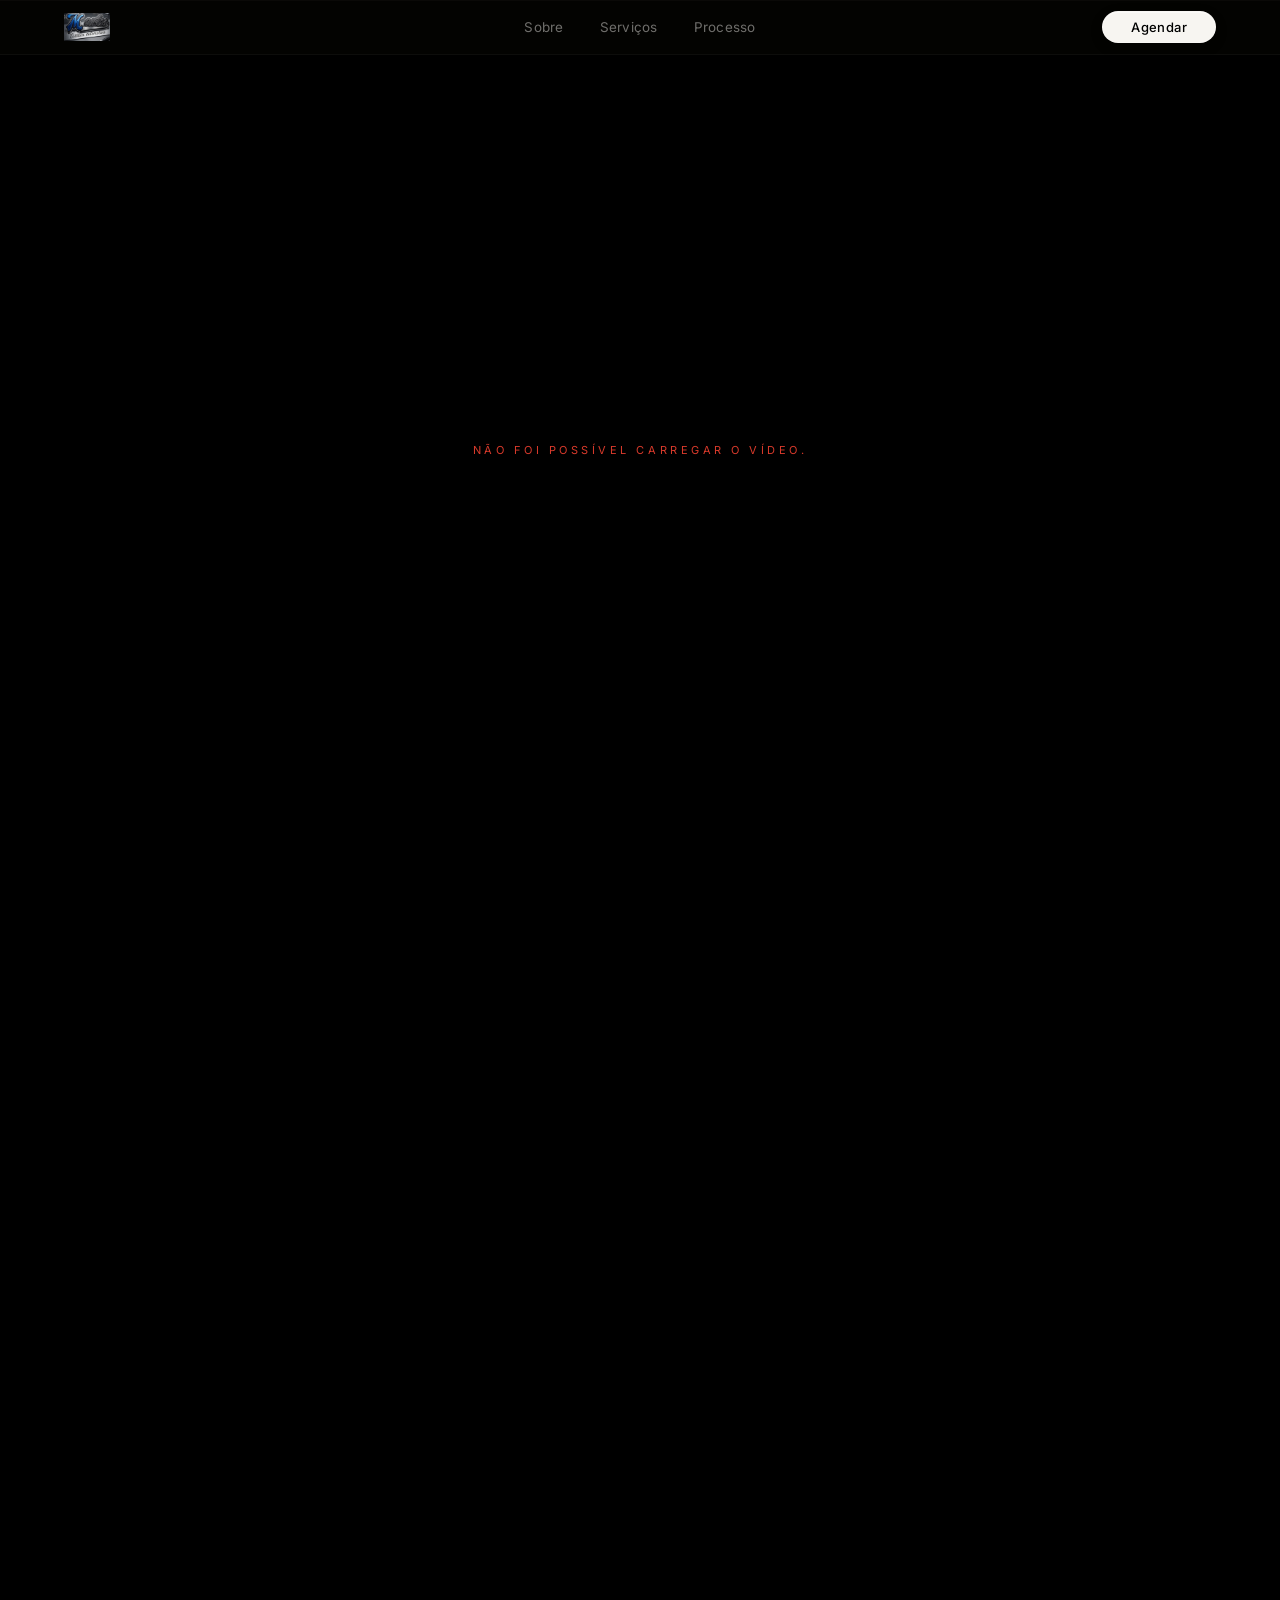
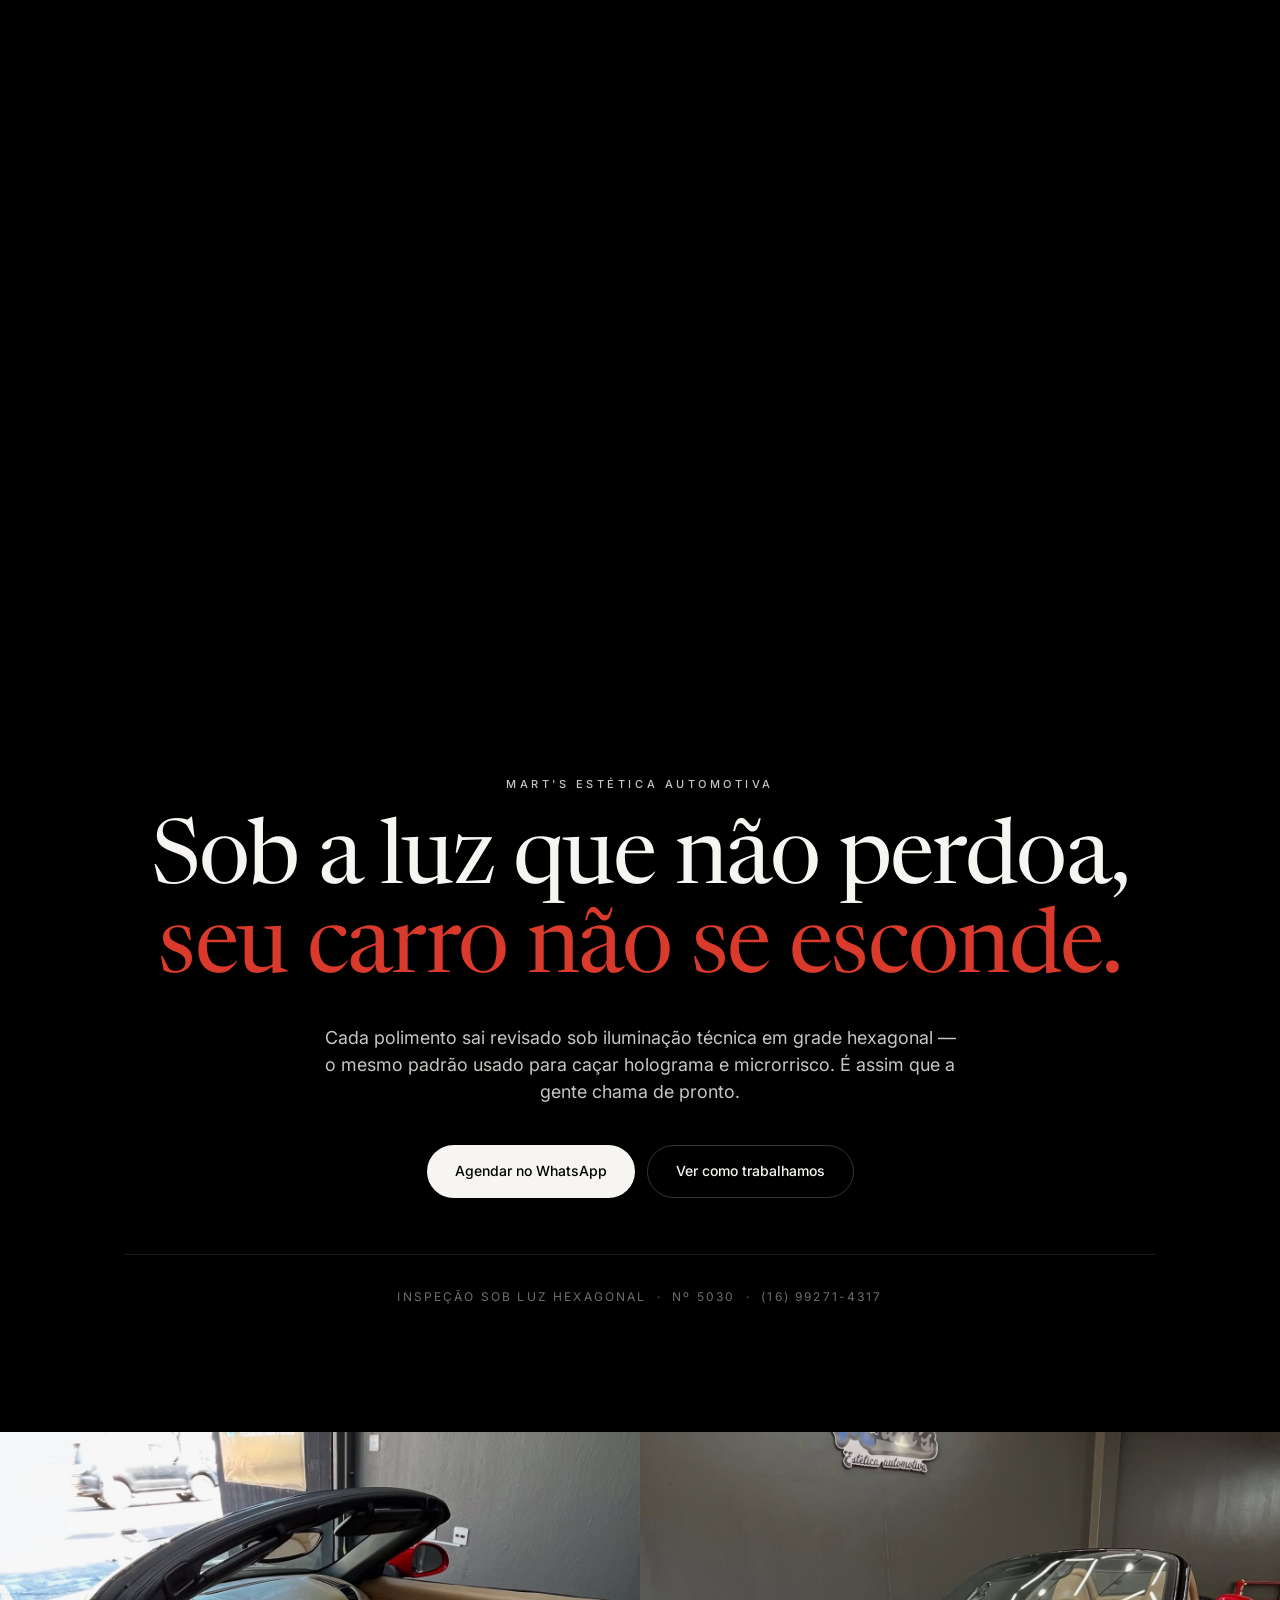
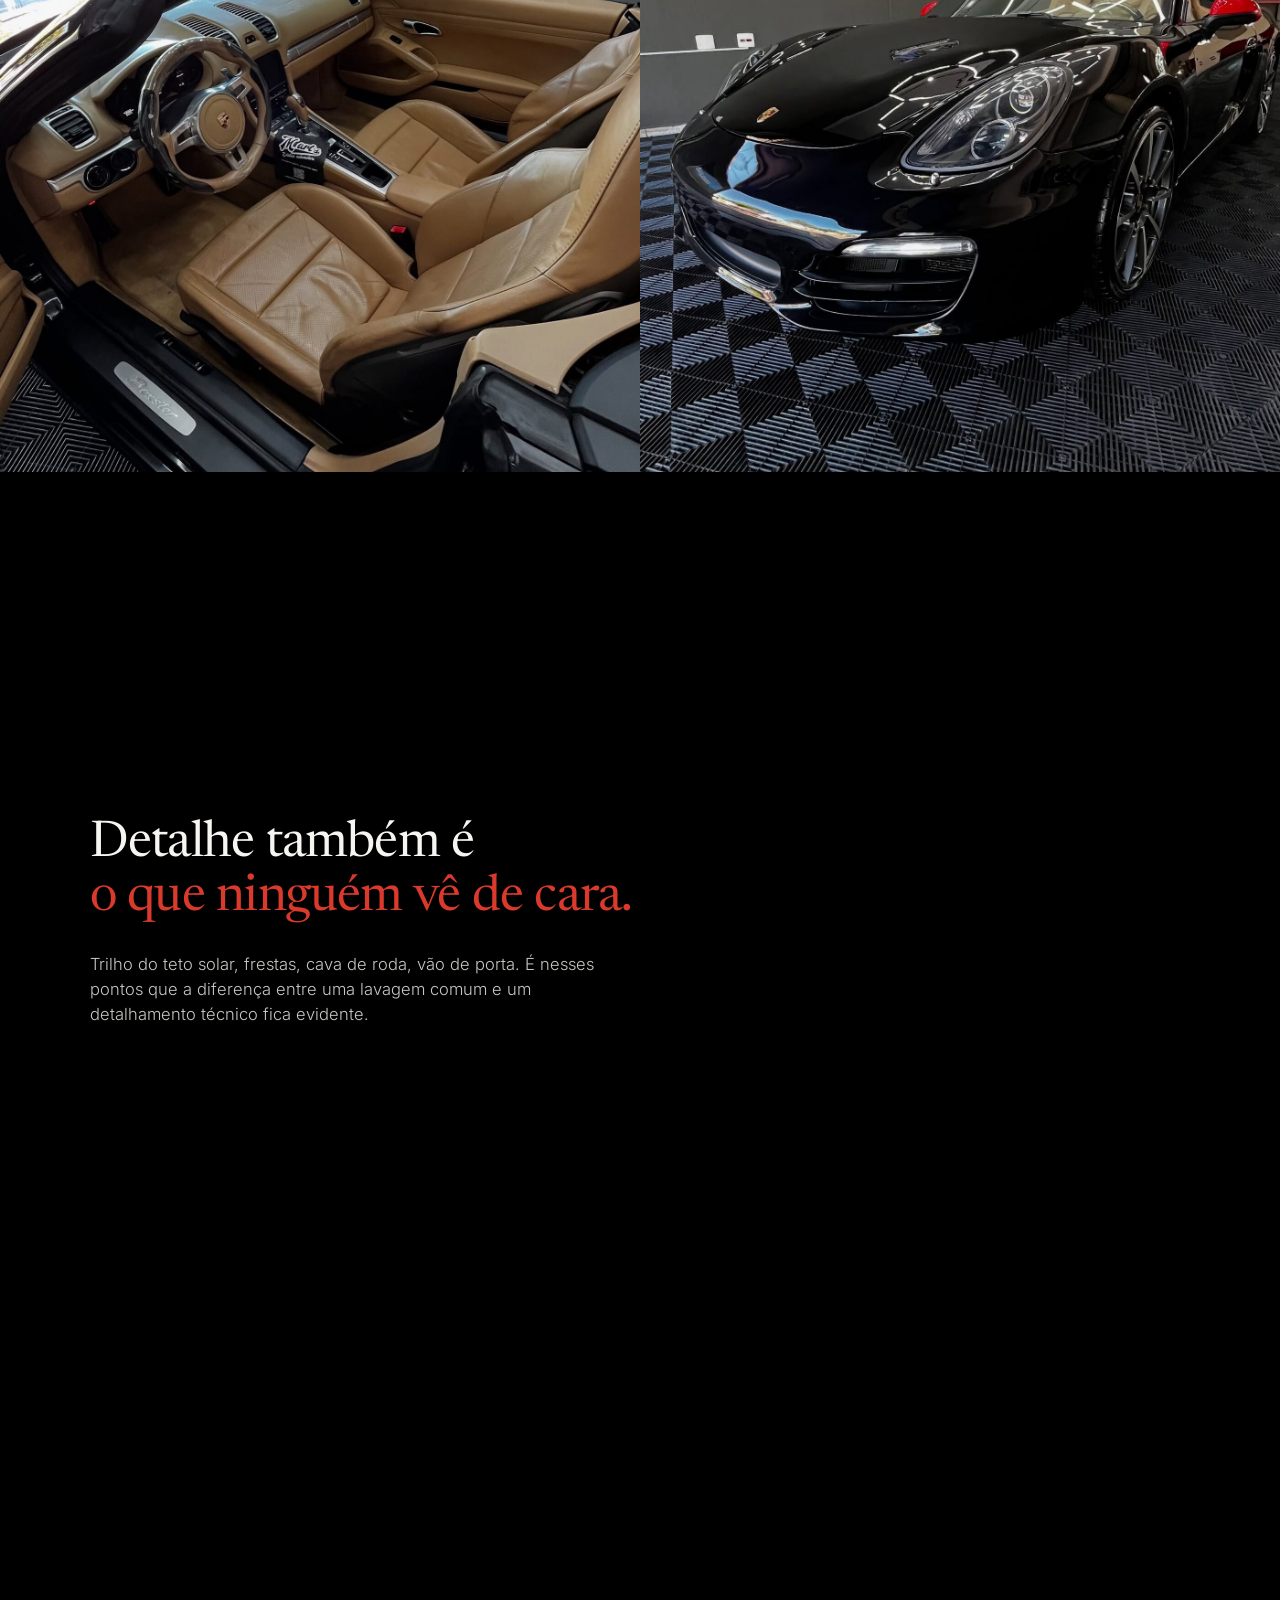
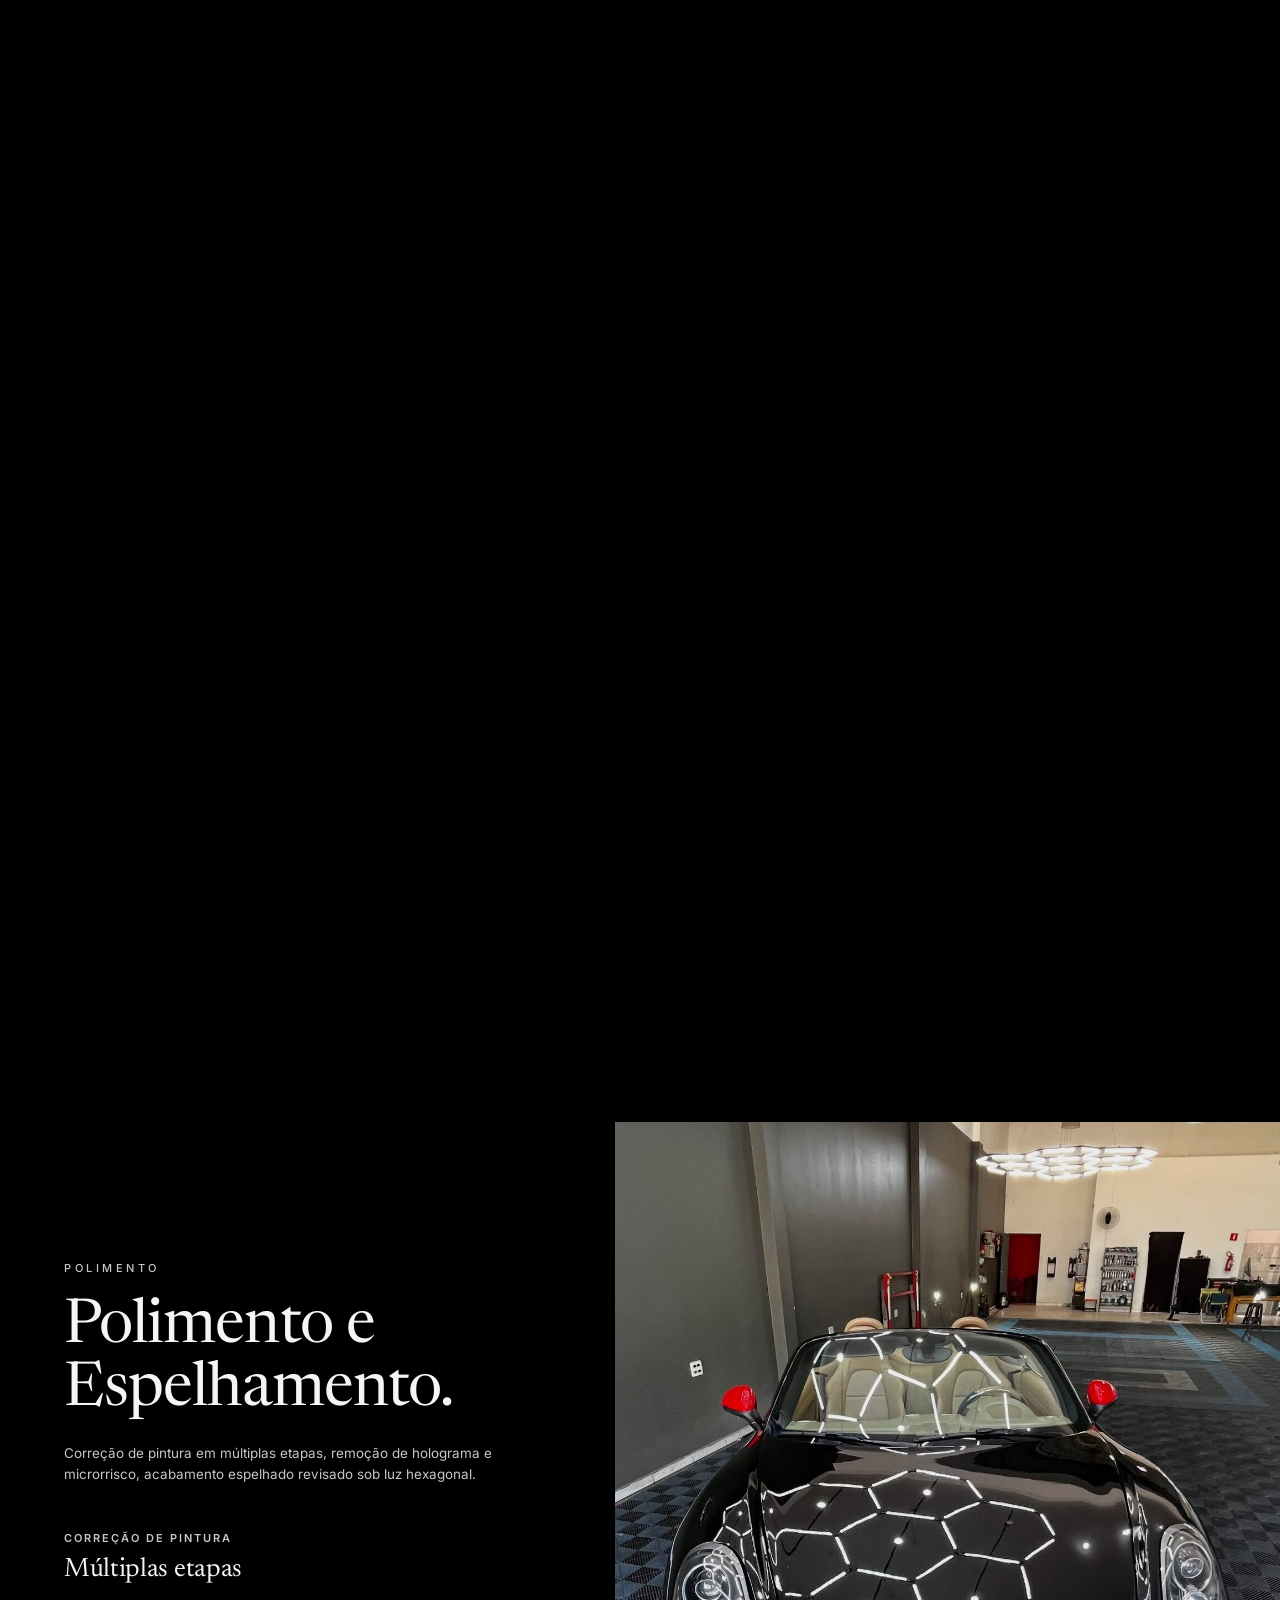
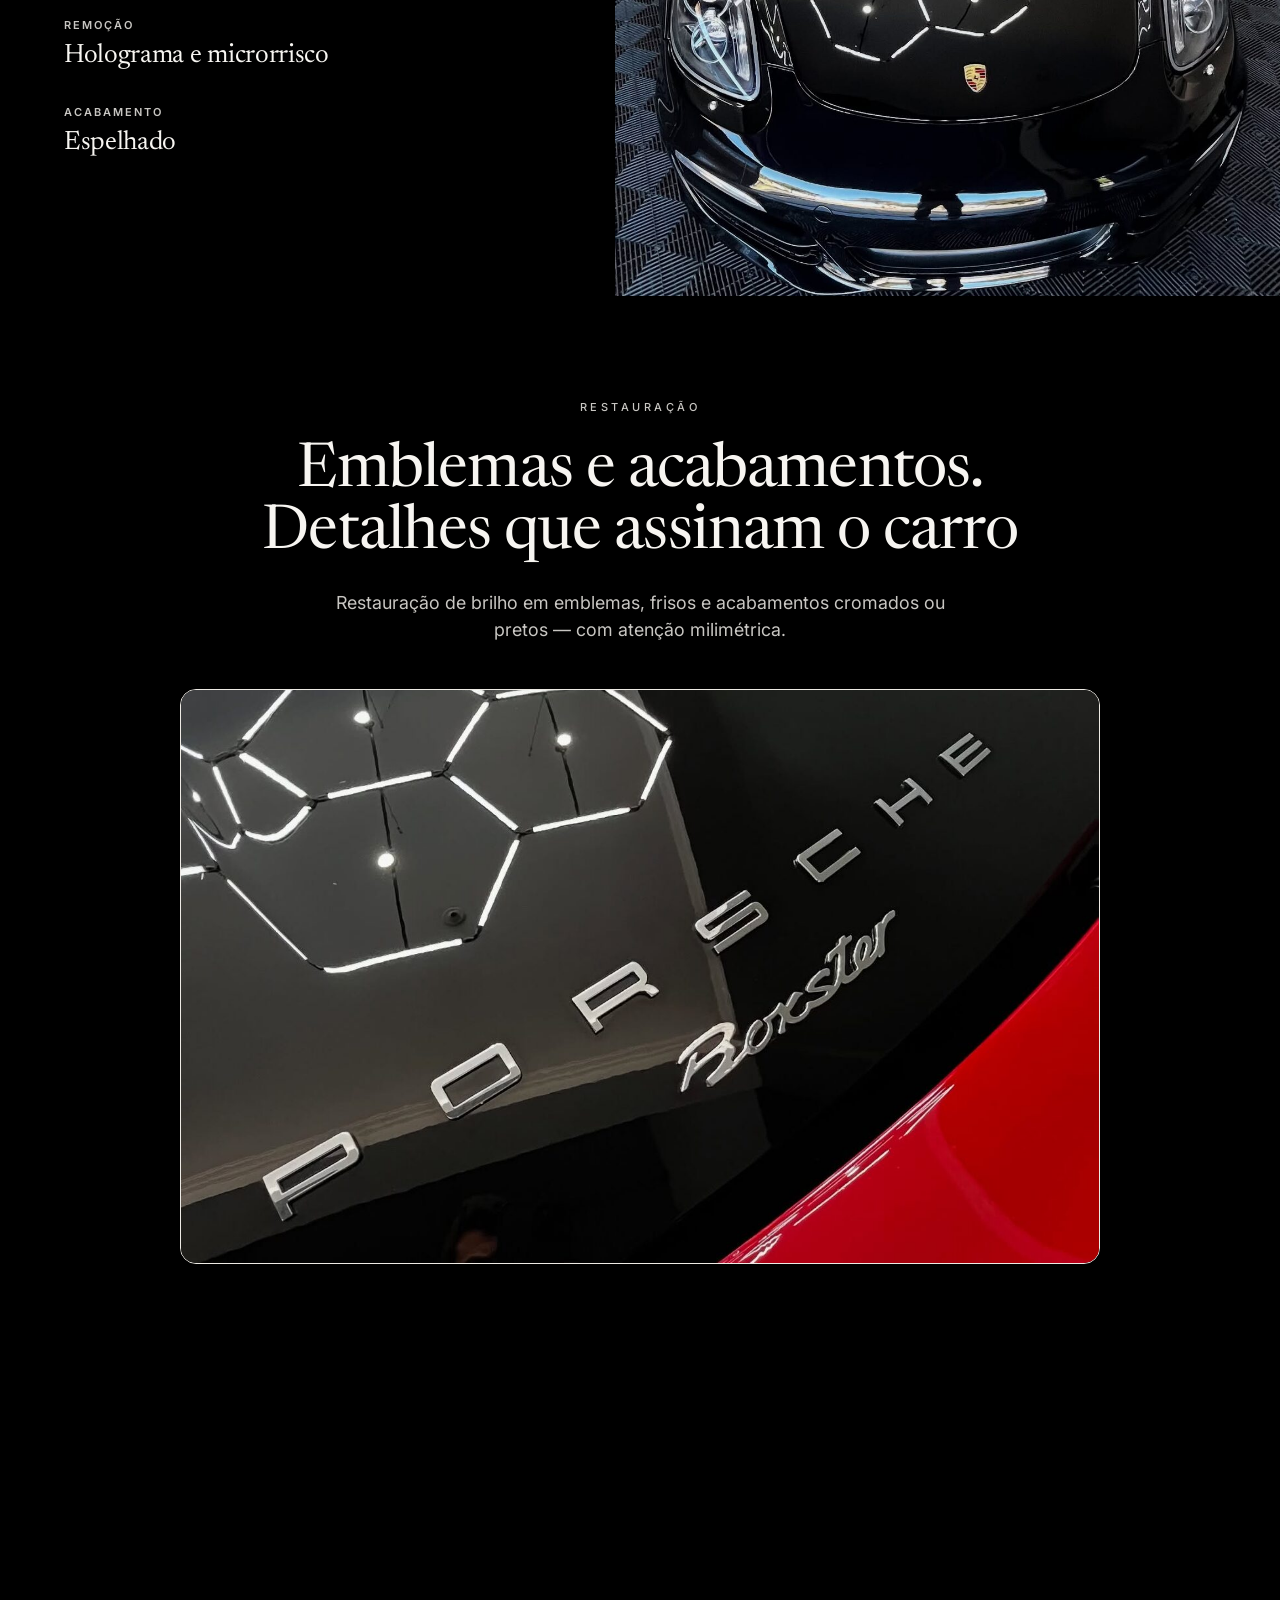
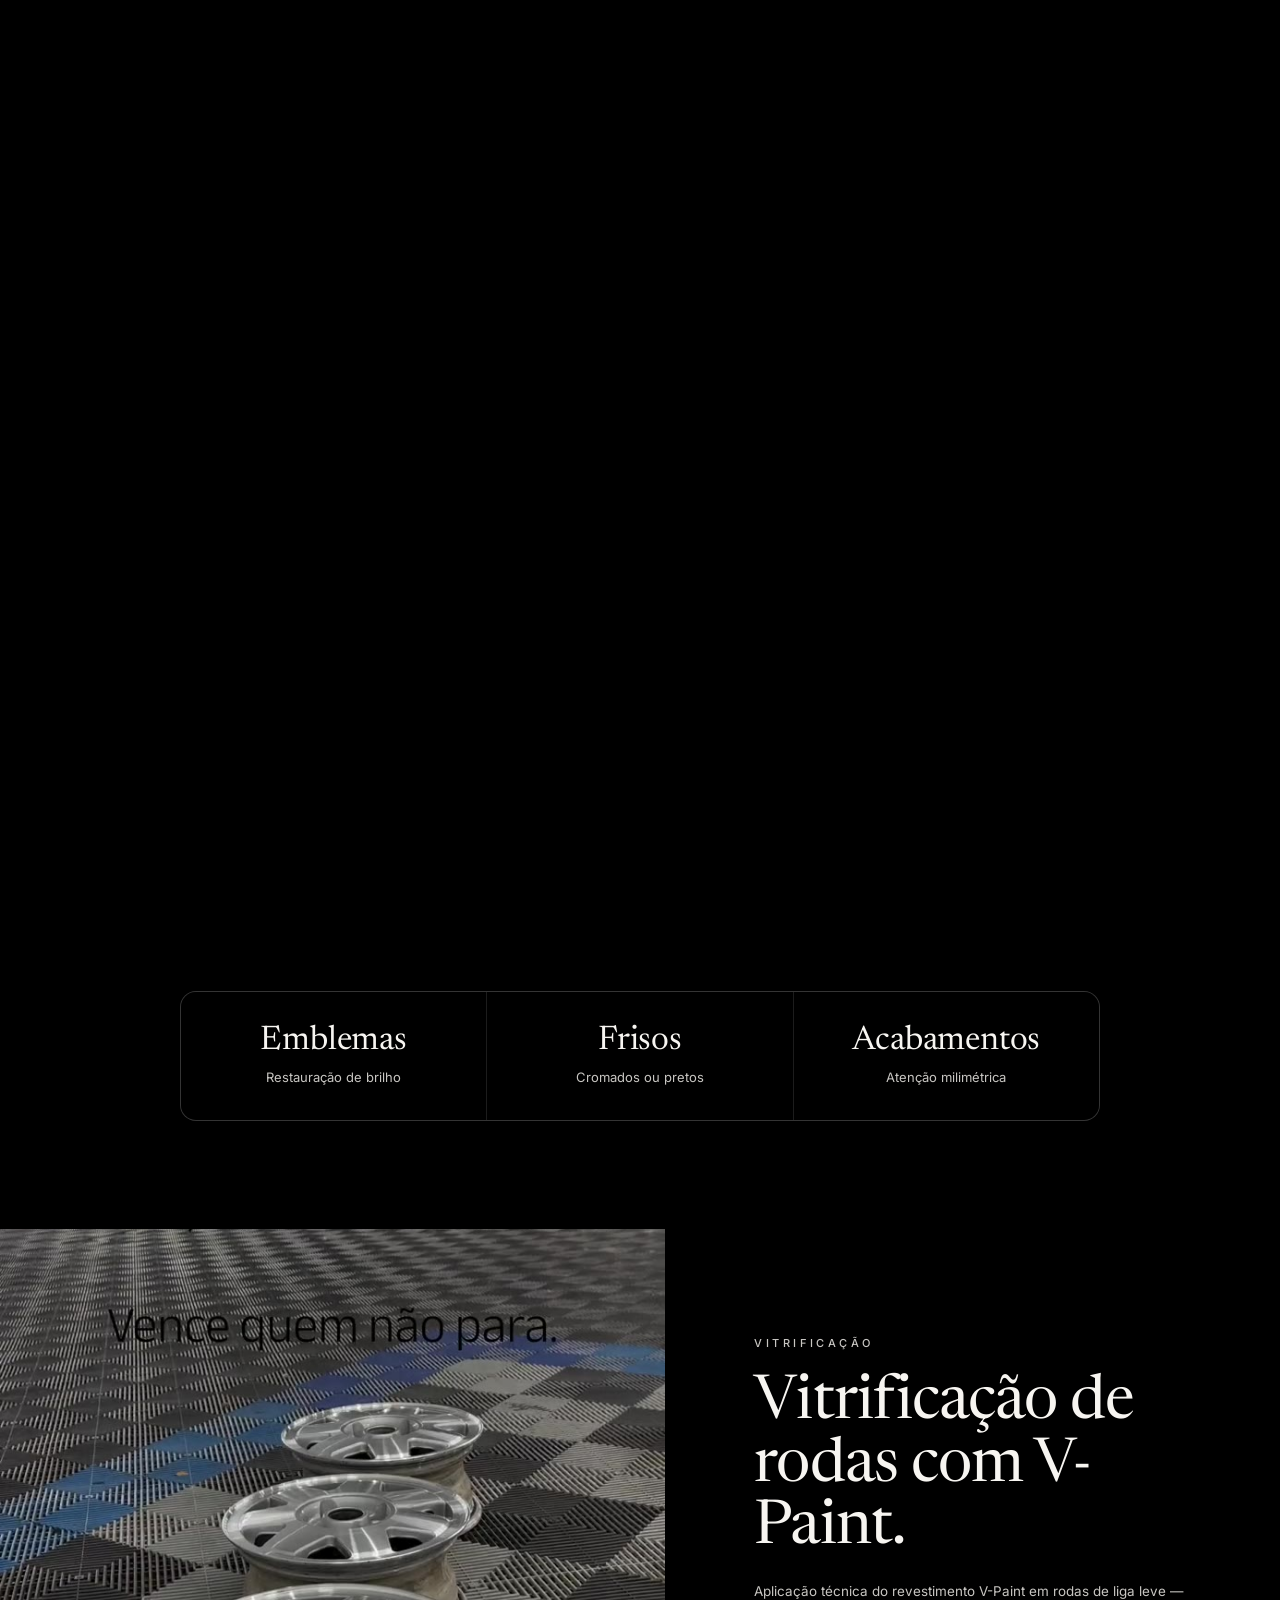
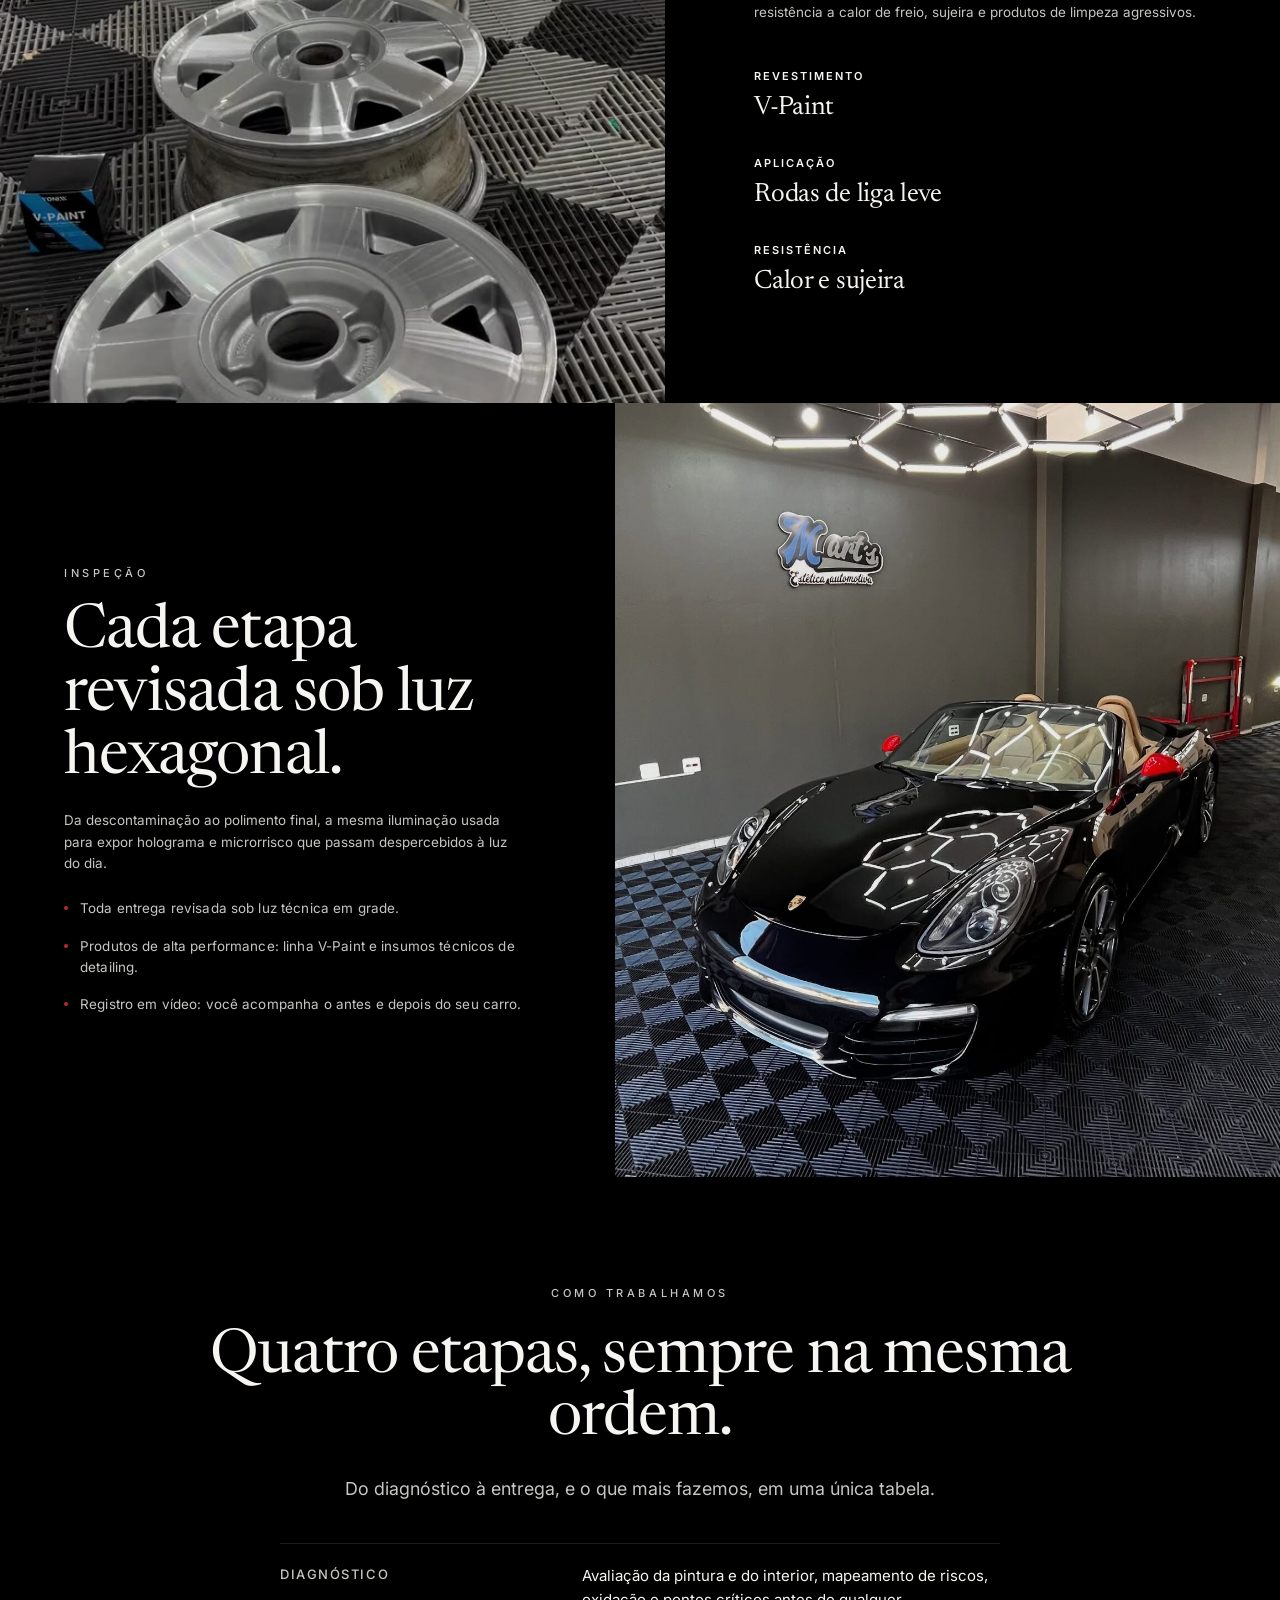
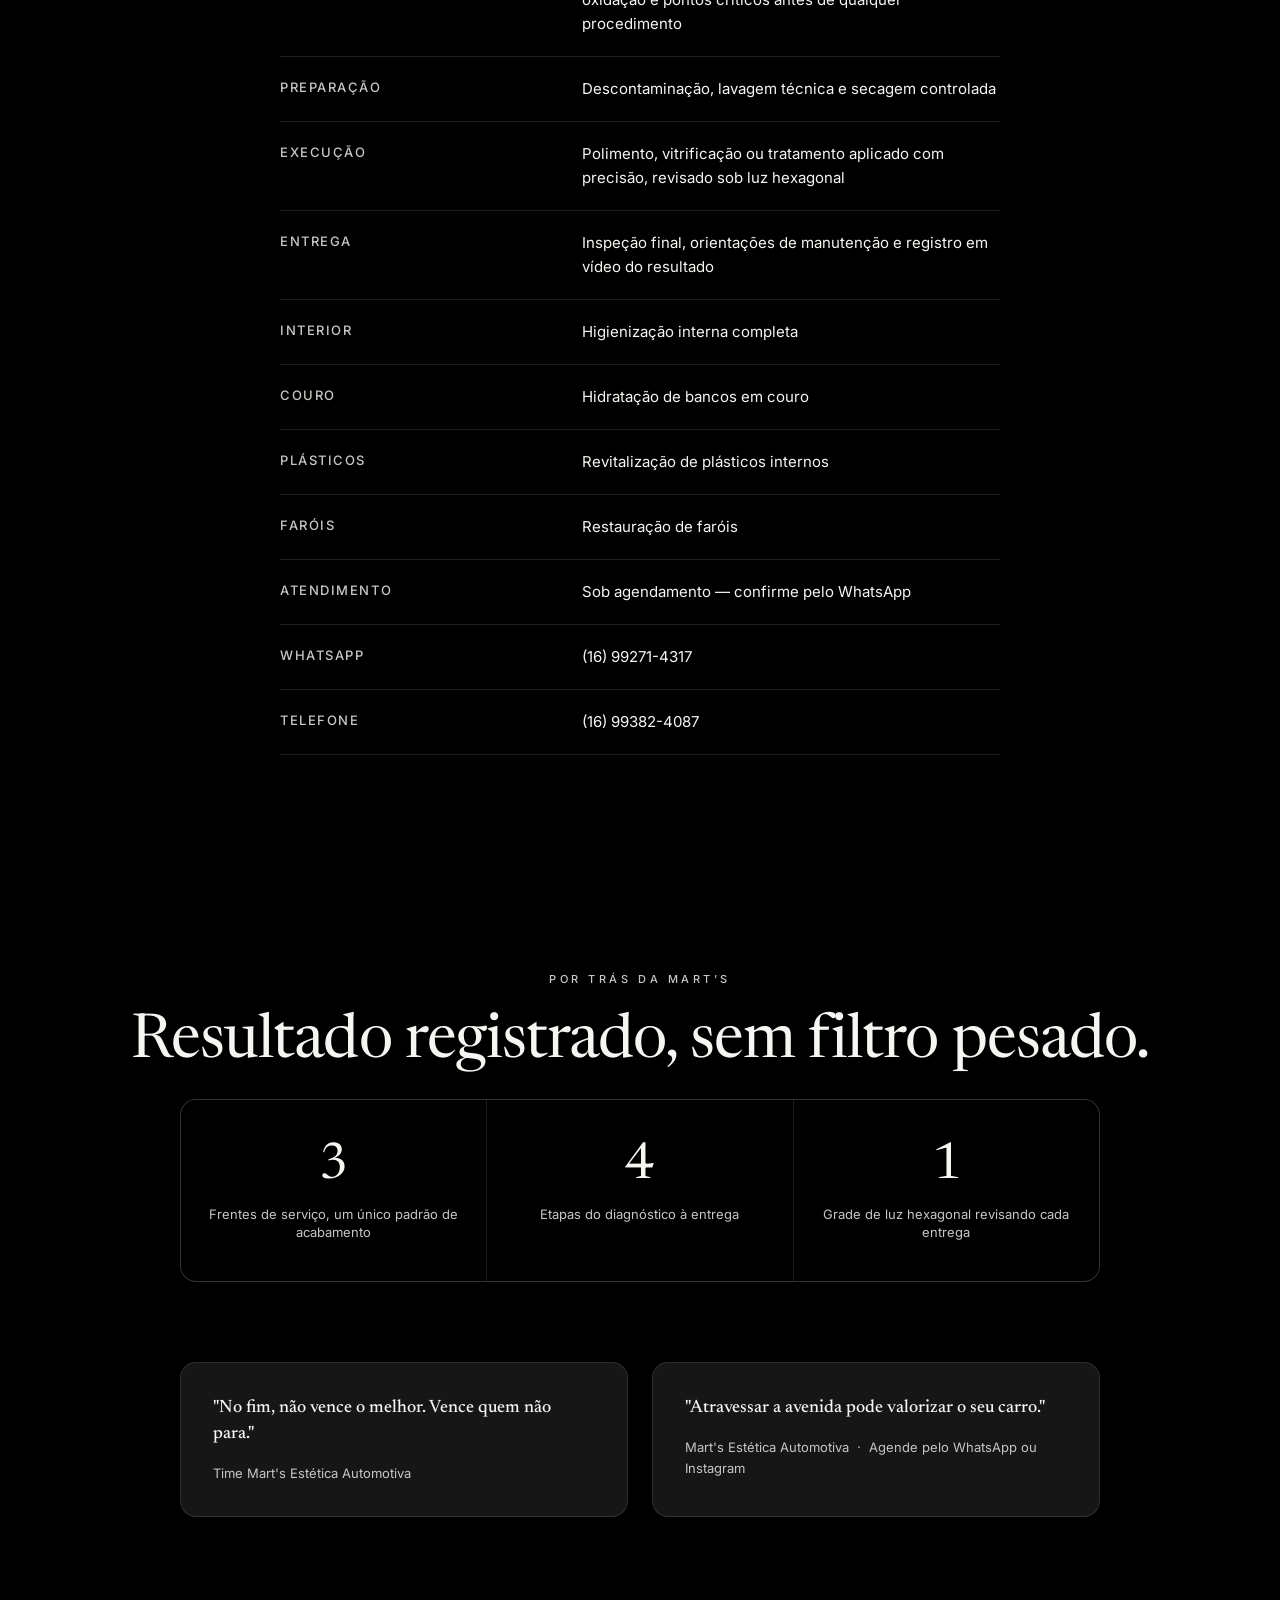
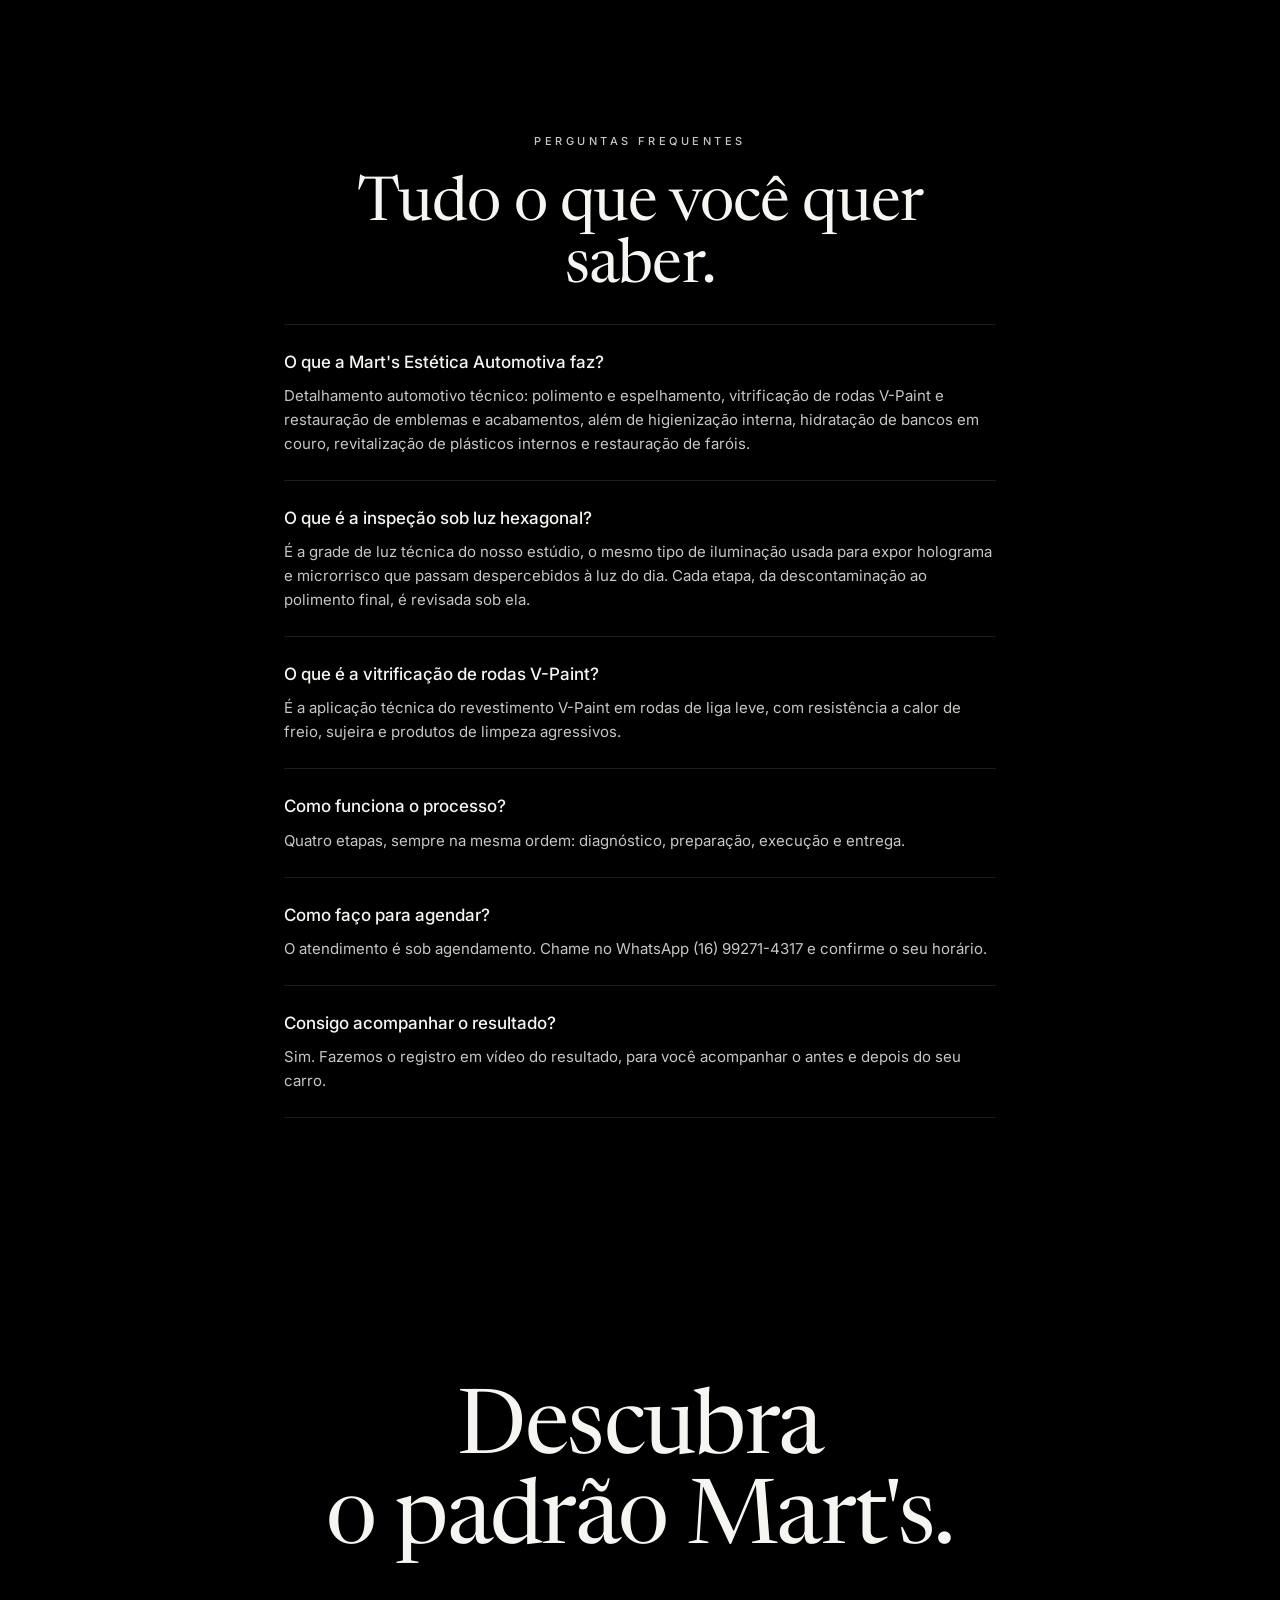
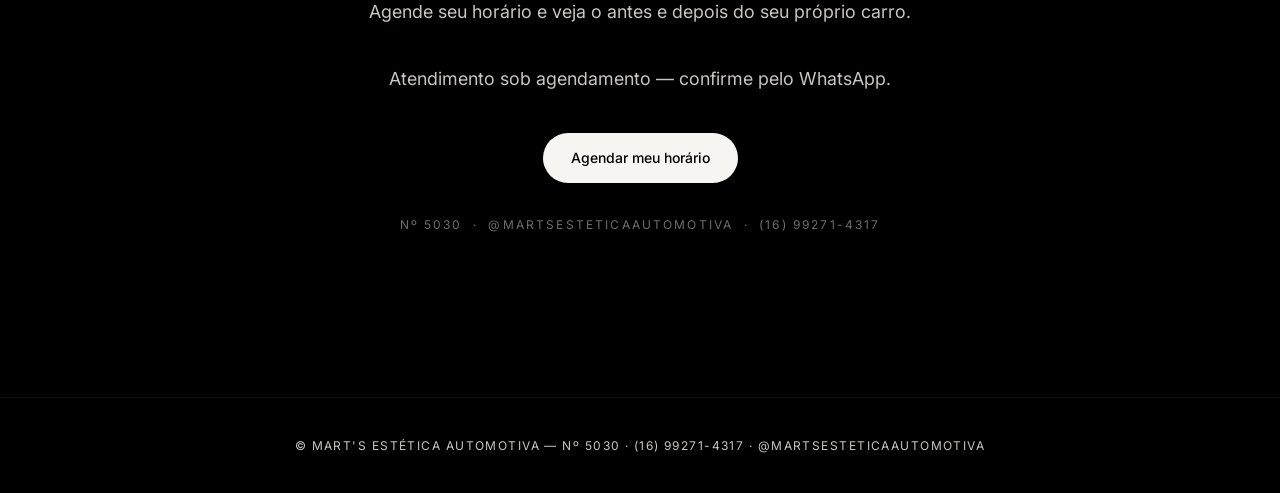
<file: index.html>
<!DOCTYPE html>
<html lang="pt-BR">
<head>
<meta charset="UTF-8">
<meta name="viewport" content="width=device-width, initial-scale=1.0">
<title>Mart's Estética Automotiva — Detalhamento Técnico e Polimento Premium</title>
<meta name="description" content="Mart's Estética Automotiva: polimento técnico, vitrificação de rodas V-Paint e detalhamento automotivo revisado sob iluminação de inspeção hexagonal. Agende pelo WhatsApp.">
<meta name="theme-color" content="#000000">

<!-- Open Graph — como o link aparece ao ser compartilhado. -->
<meta property="og:type" content="business.business">
<meta property="og:locale" content="pt_BR">
<meta property="og:title" content="Mart's Estética Automotiva — O padrão Mart's de cuidado automotivo">
<meta property="og:description" content="Polimento técnico, vitrificação V-Paint e detalhamento premium, revisado sob luz de inspeção hexagonal.">
<meta property="og:image" content="assets/images/hero-porsche-poster.jpg">
<meta name="twitter:card" content="summary_large_image">

<link rel="icon" href="assets/images/favicon-192.png" type="image/png">

<link rel="preconnect" href="https://fonts.googleapis.com">
<link rel="preconnect" href="https://fonts.gstatic.com" crossorigin>
<link href="https://fonts.googleapis.com/css2?family=Newsreader:opsz,wght@6..72,300;6..72,400;6..72,500&family=Inter:wght@300;400;500&display=swap" rel="stylesheet">
<link rel="stylesheet" href="assets/css/style.css">
</head>
<body>

<nav class="nav" aria-label="Principal">
  <a href="#heroTrack" class="nav-logo" aria-label="Mart's Estética Automotiva — início">
    <img src="assets/images/logo-badge.png" width="500" height="306" alt="Logotipo Mart's Estética Automotiva" loading="eager" decoding="async">
  </a>
  <div class="nav-links">
    <a href="#experience" class="nav-link">Sobre</a>
    <a href="#movement" class="nav-link">Serviços</a>
    <a href="#specs" class="nav-link">Processo</a>
  </div>
  <a href="#buy" class="nav-buy">Agendar</a>
</nav>

<div class="hero-track" id="heroTrack">
  <div class="hero-pin">

    <div class="hero-video-wrap" id="heroVideoWrap">
      <div class="hero-video-frame">
        <div class="video-status" id="videoStatus">Carregando</div>
        <video
          class="hero-video"
          id="heroVideo"
          src="assets/videos/hero-porsche.mp4"
          muted
          playsinline
          preload="auto"
          disablepictureinpicture
        ></video>
      </div>
    </div>

  </div>
</div>

<!-- ============ ANCHOR (Hero copy, post-video) — DARK ============ -->
<section class="ds dark anchor-section" id="experience">
  <div class="ds-container">
    <span class="eyebrow">Mart's Estética Automotiva</span>
    <h2 class="display-headline display-headline--statement">
      <span class="display-headline-row">Sob a luz que não perdoa,</span>
      <span class="display-headline-row"><span class="accent">seu carro não se esconde.</span></span>
    </h2>
    <p class="lede">
      Cada polimento sai revisado sob iluminação técnica em grade hexagonal — o mesmo padrão usado para caçar holograma e microrrisco. É assim que a gente chama de pronto.
    </p>
    <div class="anchor-cta-row">
      <a href="https://wa.me/5516992714317?text=Ol%C3%A1%2C%20vim%20pelo%20site%20e%20quero%20agendar%20um%20servi%C3%A7o." class="ds-btn ds-btn-primary">Agendar no WhatsApp</a>
      <a href="#specs" class="ds-btn ds-btn-secondary">Ver como trabalhamos</a>
    </div>
    <p class="trust-bar">
      Inspeção sob luz hexagonal &nbsp;·&nbsp; Nº 5030 &nbsp;·&nbsp; (16) 99271-4317
    </p>
  </div>
</section>

<!-- ============ WATCH PHOTO DUO — full bleed ============ -->
<section class="watch-duo-section ds dark" aria-label="Fotografias de trabalhos da Mart's Estética Automotiva">
  <div class="watch-duo-grid">
    <img
      src="assets/images/interior-boxster.jpg"
      width="1400"
      height="1400"
      alt="Interior em couro caramelo de um Porsche Boxster higienizado e hidratado pela Mart's Estética Automotiva"
      loading="lazy"
      decoding="async"
    >
    <img
      src="assets/images/farol-boxster.jpg"
      width="1400"
      height="1400"
      alt="Ângulo frontal do farol dianteiro do Porsche Boxster com reflexos impecáveis"
      loading="lazy"
      decoding="async"
    >
  </div>
</section>

<!-- ============ CAIXA REVEAL — DARK ============ -->
<section class="ds dark caixa-reveal" id="caixaReveal">
  <div class="caixa-reveal__track">
    <div class="caixa-reveal__pin">
      <div class="caixa-reveal__copy">
        <h2 class="caixa-reveal__headline">
          <span class="caixa-reveal__headline-line">Detalhe também é</span>
          <span class="caixa-reveal__headline-line caixa-reveal__accent">o que ninguém vê de cara.</span>
        </h2>
        <p class="caixa-reveal__sub">
          Trilho do teto solar, frestas, cava de roda, vão de porta. É nesses pontos que a diferença entre uma lavagem comum e um detalhamento técnico fica evidente.
        </p>
      </div>

      <div class="caixa-reveal__video-wrap">
        <video
          class="caixa-reveal__video"
          src="assets/videos/tour-marts.mp4"
          muted
          playsinline
          preload="auto"
          disablepictureinpicture
          aria-hidden="true">
        </video>
        <div class="caixa-reveal__vignette" aria-hidden="true"></div>
      </div>
    </div>
  </div>
</section>

<!-- ============ FEATURE 1 — MOVIMENTO — LIGHT ============ -->
<section class="ds feature-section feature-movement-split feature-movement-split--light" id="movement">
  <div class="movement-split-wrap">
    <div class="movement-split-copy">
      <span class="eyebrow">Polimento</span>
      <h2 class="section-headline">
        Polimento e Espelhamento.
      </h2>
      <p class="movement-lede">
        Correção de pintura em múltiplas etapas, remoção de holograma e microrrisco, acabamento espelhado revisado sob luz hexagonal.
      </p>
      <dl class="movement-spec-list">
        <div class="movement-spec-row">
          <dt class="movement-spec-label">Correção de pintura</dt>
          <dd class="movement-spec-value">Múltiplas etapas</dd>
        </div>
        <div class="movement-spec-row">
          <dt class="movement-spec-label">Remoção</dt>
          <dd class="movement-spec-value">Holograma e microrrisco</dd>
        </div>
        <div class="movement-spec-row">
          <dt class="movement-spec-label">Acabamento</dt>
          <dd class="movement-spec-value">Espelhado</dd>
        </div>
      </dl>
    </div>
    <div class="movement-split-visual">
      <img
        src="assets/images/capo-hexagono.jpg"
        width="1400"
        height="1400"
        alt="Capô preto perfeitamente polido refletindo a luz técnica hexagonal do estúdio Mart's"
        loading="lazy"
        decoding="async"
      >
    </div>
  </div>
</section>

<!-- ============ FEATURE 2 — CAIXA E ACABAMENTO — LIGHT ============ -->
<section class="ds feature-section case-scroll-section" id="case">
  <div class="case-scroll-track">
    <div class="case-scroll-pin">
      <div class="ds-container case-scroll-content">
        <div class="case-scroll-copy">
          <span class="eyebrow">Restauração</span>
          <h2 class="section-headline">
            Emblemas e acabamentos.<br>
            Detalhes que assinam o carro
          </h2>
          <p class="lede">
            Restauração de brilho em emblemas, frisos e acabamentos cromados ou pretos — com atenção milimétrica.
          </p>
        </div>
        <div class="case-scroll-image-shell">
          <div class="feature-image case-scroll-image">
            <img src="assets/images/emblema-boxster.jpg" alt="Close-up do emblema traseiro Porsche Boxster restaurado, demonstrando o acabamento em detalhes e frisos" loading="lazy" decoding="async">
          </div>
        </div>
      </div>
    </div>
  </div>
  <div class="ds-container case-callouts-container">
    <div class="callouts">
      <div class="callout">
        <p class="callout-value">Emblemas</p>
        <p class="callout-label">Restauração de brilho</p>
      </div>
      <div class="callout">
        <p class="callout-value">Frisos</p>
        <p class="callout-label">Cromados ou pretos</p>
      </div>
      <div class="callout">
        <p class="callout-value">Acabamentos</p>
        <p class="callout-label">Atenção milimétrica</p>
      </div>
    </div>
  </div>
</section>

<!-- ============ FEATURE 3 — RESISTÊNCIA À ÁGUA — DARK ============ -->
<section class="ds dark feature-section feature-movement-split feature-movement-split--image-left" id="water">
  <div class="movement-split-wrap">
    <div class="movement-split-visual">
      <img
        src="assets/images/vpaint-rodas-poster.jpg"
        width="720"
        height="1280"
        alt="Aplicação do revestimento V-Paint em rodas de liga leve na Mart's Estética Automotiva"
        loading="lazy"
        decoding="async"
      >
    </div>
    <div class="movement-split-copy">
      <span class="eyebrow">Vitrificação</span>
      <h2 class="section-headline">
        Vitrificação de rodas com V-Paint.
      </h2>
      <p class="movement-lede">
        Aplicação técnica do revestimento V-Paint em rodas de liga leve — resistência a calor de freio, sujeira e produtos de limpeza agressivos.
      </p>
      <dl class="movement-spec-list">
        <div class="movement-spec-row">
          <dt class="movement-spec-label">Revestimento</dt>
          <dd class="movement-spec-value">V-Paint</dd>
        </div>
        <div class="movement-spec-row">
          <dt class="movement-spec-label">Aplicação</dt>
          <dd class="movement-spec-value">Rodas de liga leve</dd>
        </div>
        <div class="movement-spec-row">
          <dt class="movement-spec-label">Resistência</dt>
          <dd class="movement-spec-value">Calor e sujeira</dd>
        </div>
      </dl>
    </div>
  </div>
</section>

<!-- ============ FEATURE 4 — MOSTRADOR — LIGHT (texto à esquerda, foto à direita — contraste com Resistência) ============ -->
<section class="ds feature-section feature-movement-split feature-movement-split--light" id="dial">
  <div class="movement-split-wrap">
    <div class="movement-split-copy">
      <span class="eyebrow">Inspeção</span>
      <h2 class="section-headline">
        Cada etapa revisada sob luz hexagonal.
      </h2>
      <p class="movement-lede movement-lede--dial">
        Da descontaminação ao polimento final, a mesma iluminação usada para expor holograma e microrrisco que passam despercebidos à luz do dia.
      </p>
      <ul class="movement-point-list" aria-label="Detalhes da inspeção">
        <li>Toda entrega revisada sob luz técnica em grade.</li>
        <li>Produtos de alta performance: linha V-Paint e insumos técnicos de detailing.</li>
        <li>Registro em vídeo: você acompanha o antes e depois do seu carro.</li>
      </ul>
    </div>
    <div class="movement-split-visual">
      <img
        src="assets/images/boxster-garagem.jpg"
        alt="Porsche Boxster preto sob a grade de luzes hexagonais do estúdio Mart's Estética Automotiva"
        loading="lazy"
        decoding="async"
      >
    </div>
  </div>
</section>

<!-- ============ SPECS TABLE — LIGHT ============ -->
<section class="ds specs-section" id="specs">
  <div class="ds-container">
    <span class="eyebrow">Como trabalhamos</span>
    <h2 class="section-headline">Quatro etapas, sempre na mesma ordem.</h2>
    <p class="lede">
      Do diagnóstico à entrega, e o que mais fazemos, em uma única tabela.
    </p>

    <dl class="specs-table">
      <div class="specs-row"><dt class="specs-key">Diagnóstico</dt><dd class="specs-value">Avaliação da pintura e do interior, mapeamento de riscos, oxidação e pontos críticos antes de qualquer procedimento</dd></div>
      <div class="specs-row"><dt class="specs-key">Preparação</dt><dd class="specs-value">Descontaminação, lavagem técnica e secagem controlada</dd></div>
      <div class="specs-row"><dt class="specs-key">Execução</dt><dd class="specs-value">Polimento, vitrificação ou tratamento aplicado com precisão, revisado sob luz hexagonal</dd></div>
      <div class="specs-row"><dt class="specs-key">Entrega</dt><dd class="specs-value">Inspeção final, orientações de manutenção e registro em vídeo do resultado</dd></div>
      <div class="specs-row"><dt class="specs-key">Interior</dt><dd class="specs-value">Higienização interna completa</dd></div>
      <div class="specs-row"><dt class="specs-key">Couro</dt><dd class="specs-value">Hidratação de bancos em couro</dd></div>
      <div class="specs-row"><dt class="specs-key">Plásticos</dt><dd class="specs-value">Revitalização de plásticos internos</dd></div>
      <div class="specs-row"><dt class="specs-key">Faróis</dt><dd class="specs-value">Restauração de faróis</dd></div>
      <div class="specs-row"><dt class="specs-key">Atendimento</dt><dd class="specs-value">Sob agendamento — confirme pelo WhatsApp</dd></div>
      <div class="specs-row"><dt class="specs-key">WhatsApp</dt><dd class="specs-value">(16) 99271-4317</dd></div>
      <div class="specs-row"><dt class="specs-key">Telefone</dt><dd class="specs-value">(16) 99382-4087</dd></div>
    </dl>
  </div>
</section>

<!-- ============ SOCIAL PROOF — DARK ============ -->
<section class="ds dark social-section">
  <div class="ds-container">
    <span class="eyebrow">Por trás da Mart's</span>
    <h2 class="section-headline">
      Resultado registrado, sem filtro pesado.
    </h2>

    <div class="stats-grid">
      <div class="stat">
        <p class="stat-value">3</p>
        <p class="stat-label">Frentes de serviço, um único padrão de acabamento</p>
      </div>
      <div class="stat">
        <p class="stat-value">4</p>
        <p class="stat-label">Etapas do diagnóstico à entrega</p>
      </div>
      <div class="stat">
        <p class="stat-value">1</p>
        <p class="stat-label">Grade de luz hexagonal revisando cada entrega</p>
      </div>
    </div>

    <div class="testimonials">
      <div class="testimonial">
        <p class="testimonial-quote">
          "No fim, não vence o melhor. Vence quem não para."
        </p>
        <p class="testimonial-author">Time Mart's Estética Automotiva</p>
      </div>
      <div class="testimonial">
        <p class="testimonial-quote">
          "Atravessar a avenida pode valorizar o seu carro."
        </p>
        <p class="testimonial-author">Mart's Estética Automotiva &nbsp;·&nbsp; Agende pelo WhatsApp ou Instagram</p>
      </div>
    </div>
  </div>
</section>

<!-- ============ FAQ — LIGHT ============ -->
<section class="ds faq-section">
  <div class="ds-container narrow">
    <span class="eyebrow">Perguntas frequentes</span>
    <h2 class="section-headline">Tudo o que você quer saber.</h2>

    <div class="faq-list">
      <div class="faq-item">
        <p class="faq-question">O que a Mart's Estética Automotiva faz?</p>
        <p class="faq-answer">Detalhamento automotivo técnico: polimento e espelhamento, vitrificação de rodas V-Paint e restauração de emblemas e acabamentos, além de higienização interna, hidratação de bancos em couro, revitalização de plásticos internos e restauração de faróis.</p>
      </div>
      <div class="faq-item">
        <p class="faq-question">O que é a inspeção sob luz hexagonal?</p>
        <p class="faq-answer">É a grade de luz técnica do nosso estúdio, o mesmo tipo de iluminação usada para expor holograma e microrrisco que passam despercebidos à luz do dia. Cada etapa, da descontaminação ao polimento final, é revisada sob ela.</p>
      </div>
      <div class="faq-item">
        <p class="faq-question">O que é a vitrificação de rodas V-Paint?</p>
        <p class="faq-answer">É a aplicação técnica do revestimento V-Paint em rodas de liga leve, com resistência a calor de freio, sujeira e produtos de limpeza agressivos.</p>
      </div>
      <div class="faq-item">
        <p class="faq-question">Como funciona o processo?</p>
        <p class="faq-answer">Quatro etapas, sempre na mesma ordem: diagnóstico, preparação, execução e entrega.</p>
      </div>
      <div class="faq-item">
        <p class="faq-question">Como faço para agendar?</p>
        <p class="faq-answer">O atendimento é sob agendamento. Chame no WhatsApp (16) 99271-4317 e confirme o seu horário.</p>
      </div>
      <div class="faq-item">
        <p class="faq-question">Consigo acompanhar o resultado?</p>
        <p class="faq-answer">Sim. Fazemos o registro em vídeo do resultado, para você acompanhar o antes e depois do seu carro.</p>
      </div>
    </div>
  </div>
</section>

<!-- ============ FINAL CTA — DARK ============ -->
<section class="ds dark final-cta-section" id="buy">
  <div class="ds-container narrow">
    <h2 class="display-headline display-headline--statement">
      <span class="display-headline-row">Descubra</span>
      <span class="display-headline-row">o padrão Mart's.</span>
    </h2>
    <p class="lede">
      Agende seu horário e veja o antes e depois do seu próprio carro.
    </p>
    <p class="lede">
      Atendimento sob agendamento — confirme pelo WhatsApp.
    </p>
    <a href="https://wa.me/5516992714317?text=Ol%C3%A1%2C%20vim%20pelo%20site%20e%20quero%20agendar%20um%20servi%C3%A7o." class="ds-btn ds-btn-primary">Agendar meu horário</a>
    <p class="risk-reversal">
      Nº 5030 &nbsp;·&nbsp; @martsesteticaautomotiva &nbsp;·&nbsp; (16) 99271-4317
    </p>
  </div>
</section>

<!-- ============ FOOTER ============ -->
<footer class="ds-footer">
  © Mart's Estética Automotiva — Nº 5030 · (16) 99271-4317 · @martsesteticaautomotiva
</footer>

<!-- Cada efeito de scroll vive em seu próprio arquivo, na mesma ordem em que
     aparece na página. Todos são independentes e saem de cena sozinhos se a
     seção correspondente não existir. -->
<script src="assets/js/hero-video-scrub.js"></script>
<script src="assets/js/caixa-reveal.js"></script>
<script src="assets/js/case-zoom.js"></script>

</body>
</html>
</file>
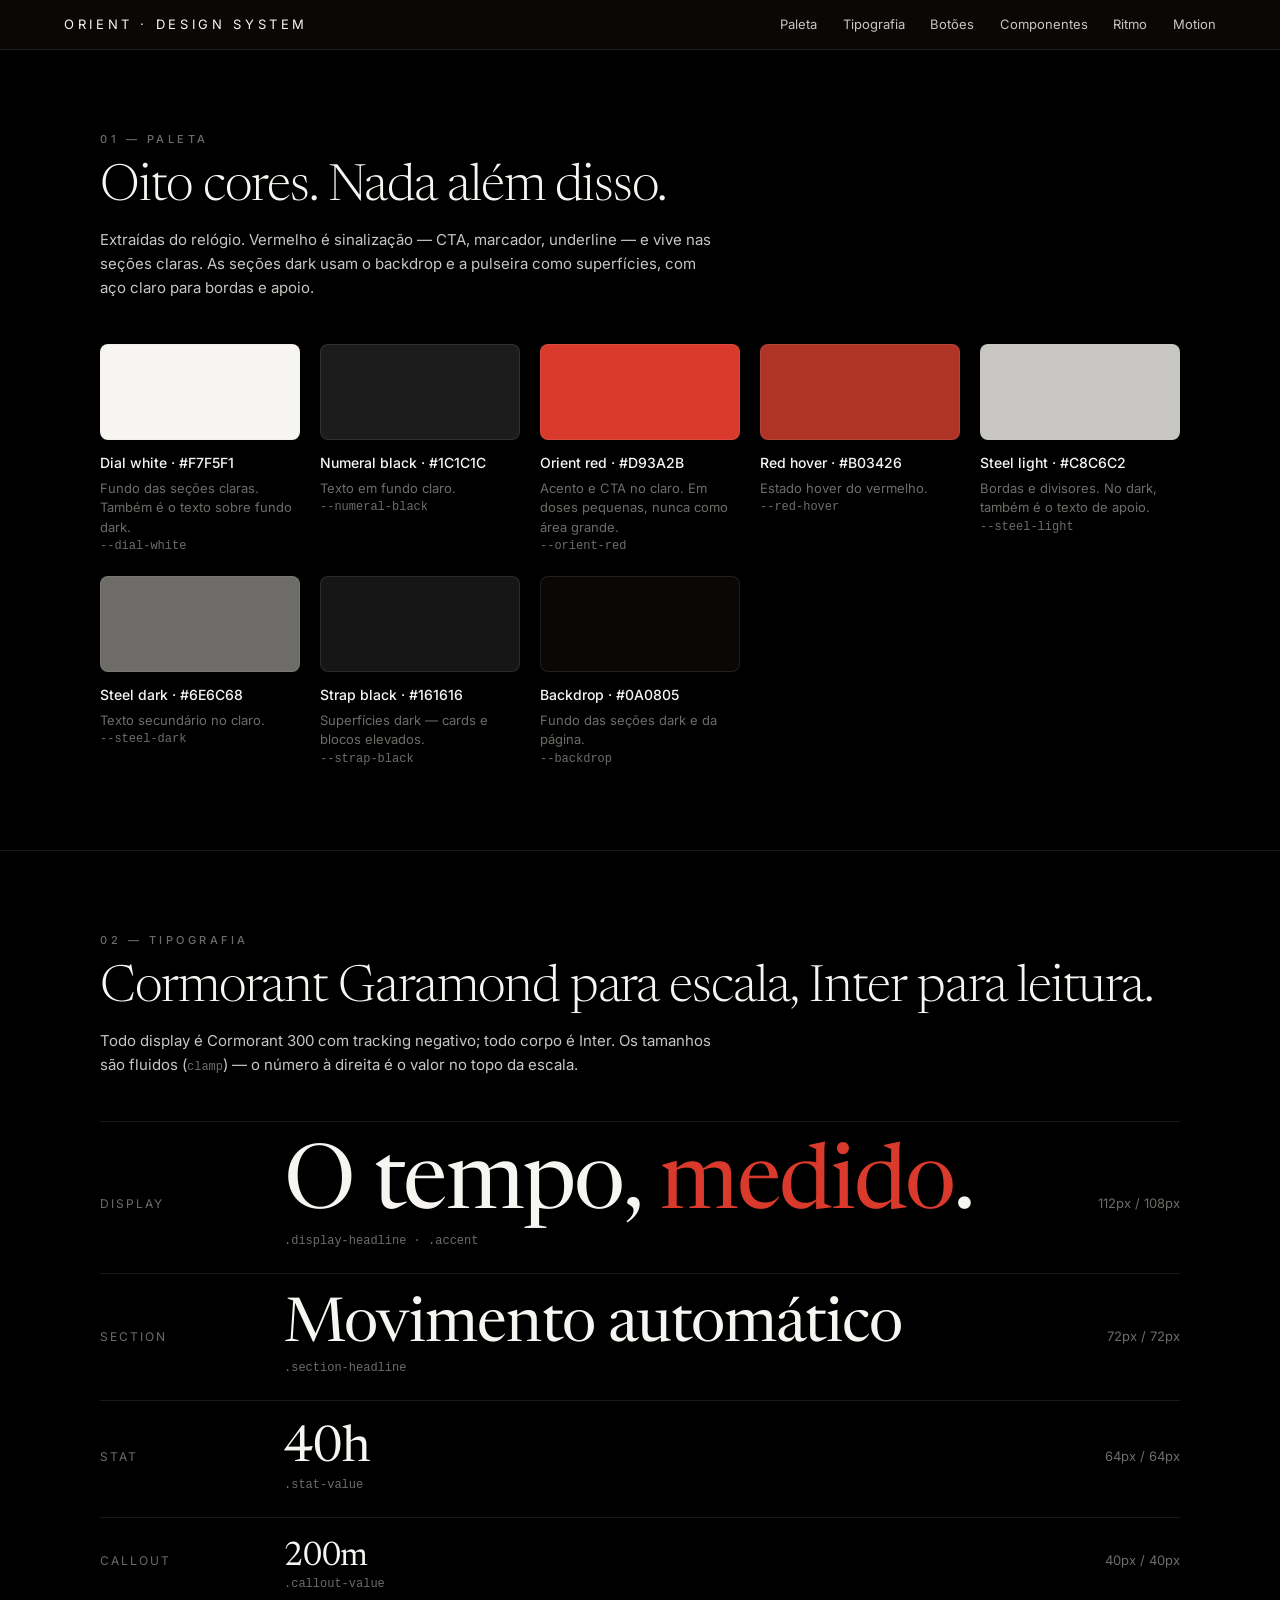
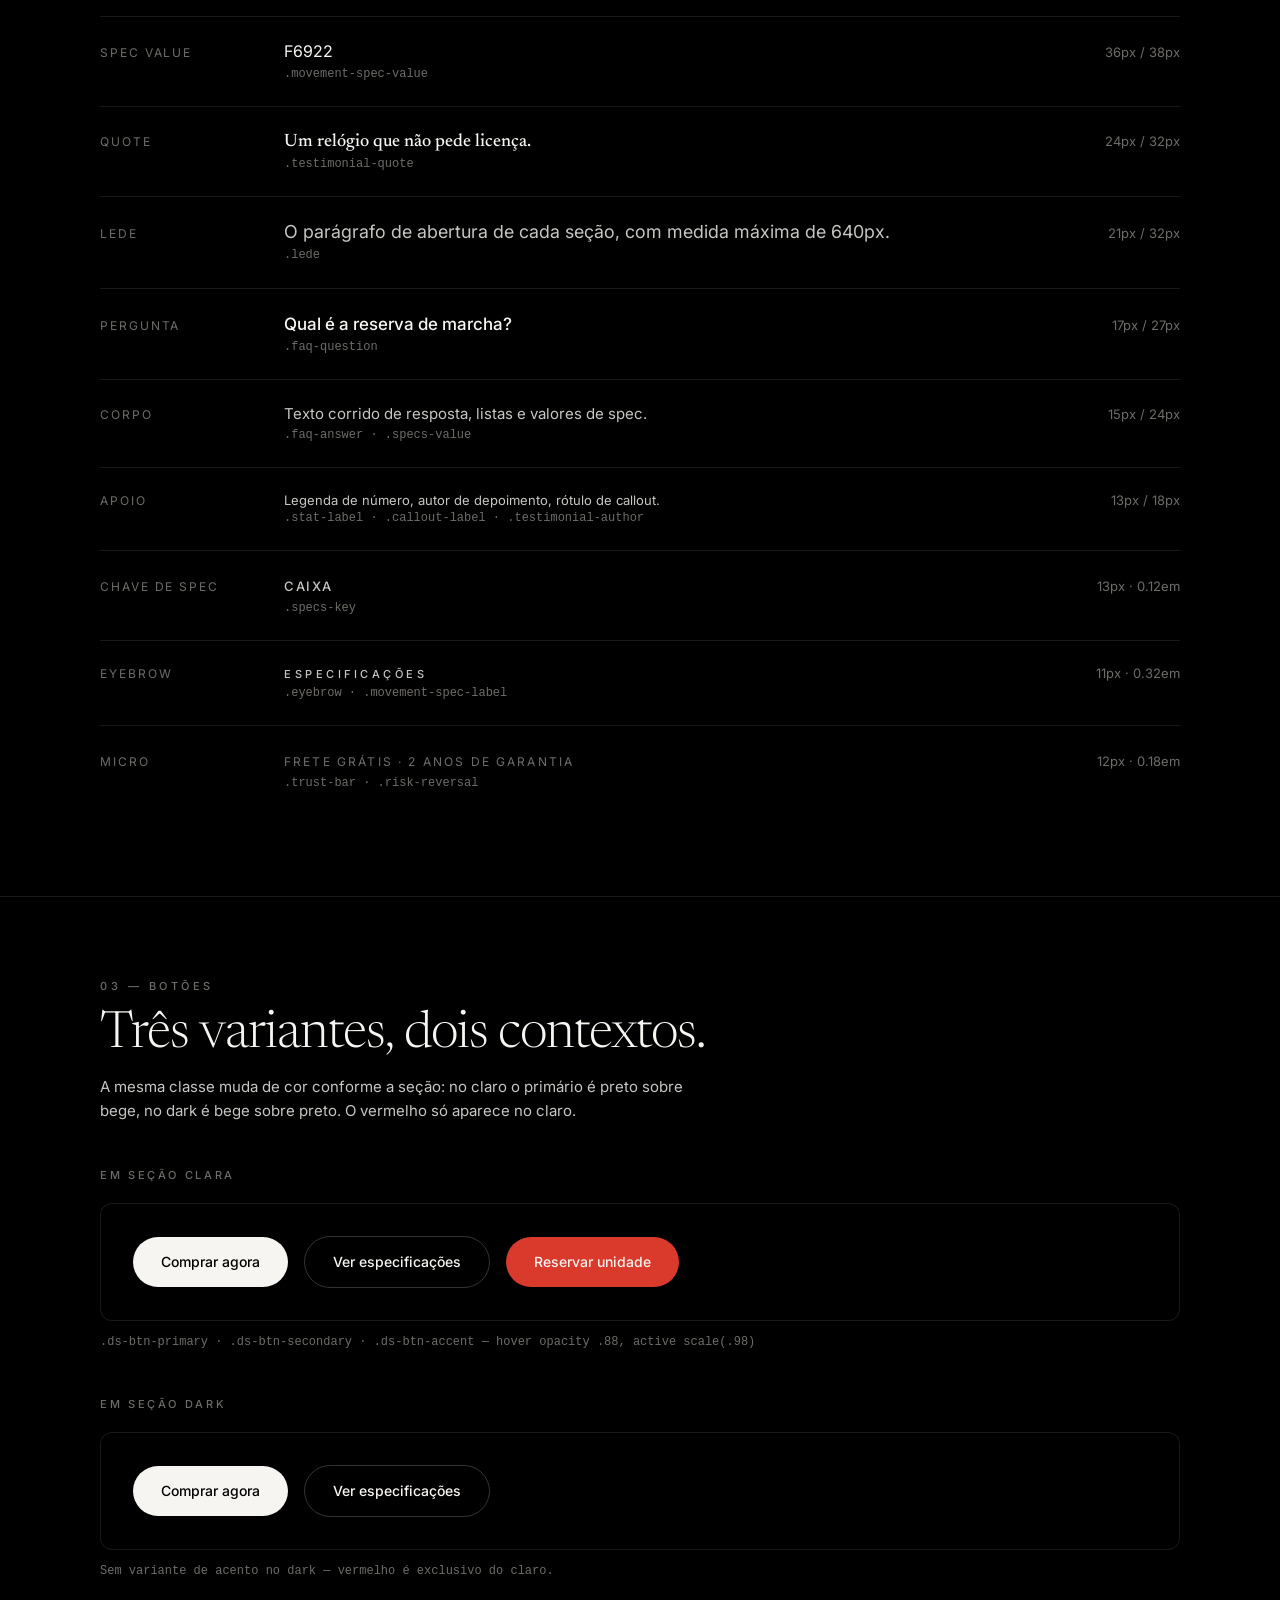
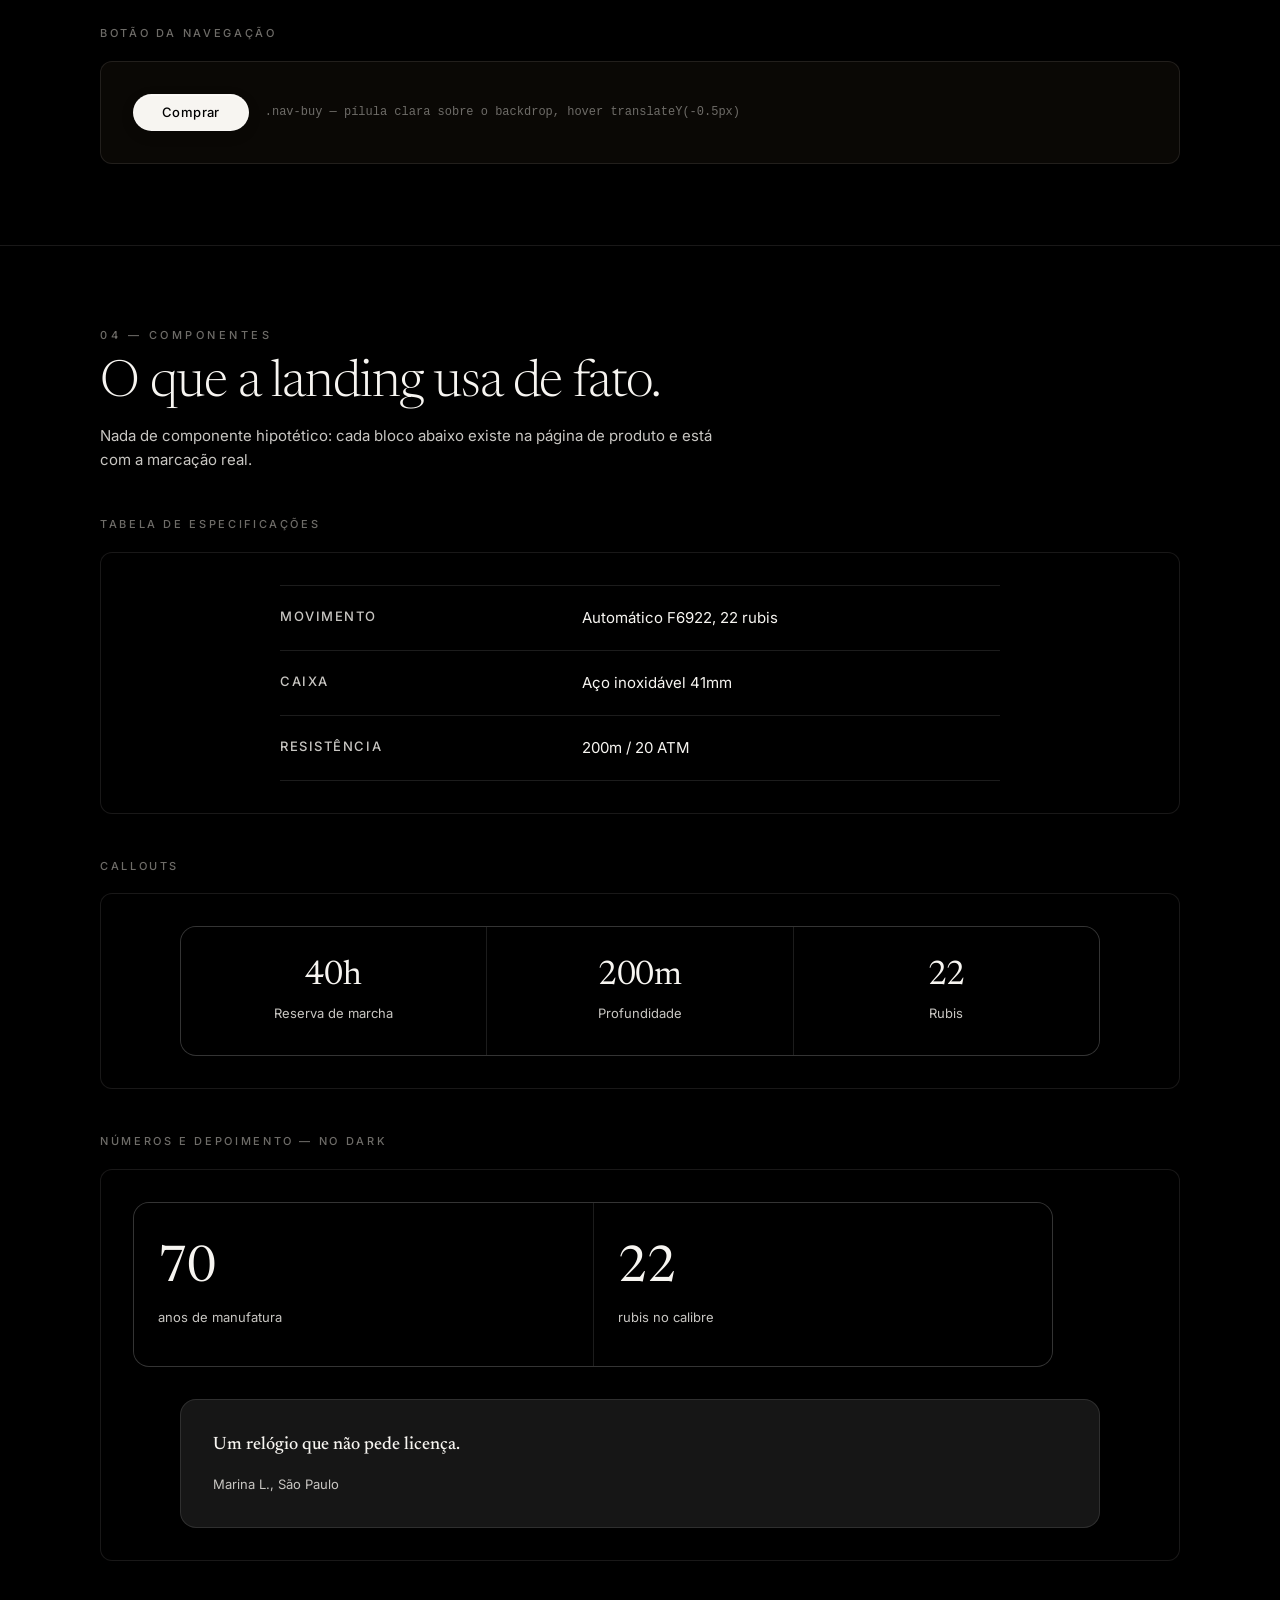
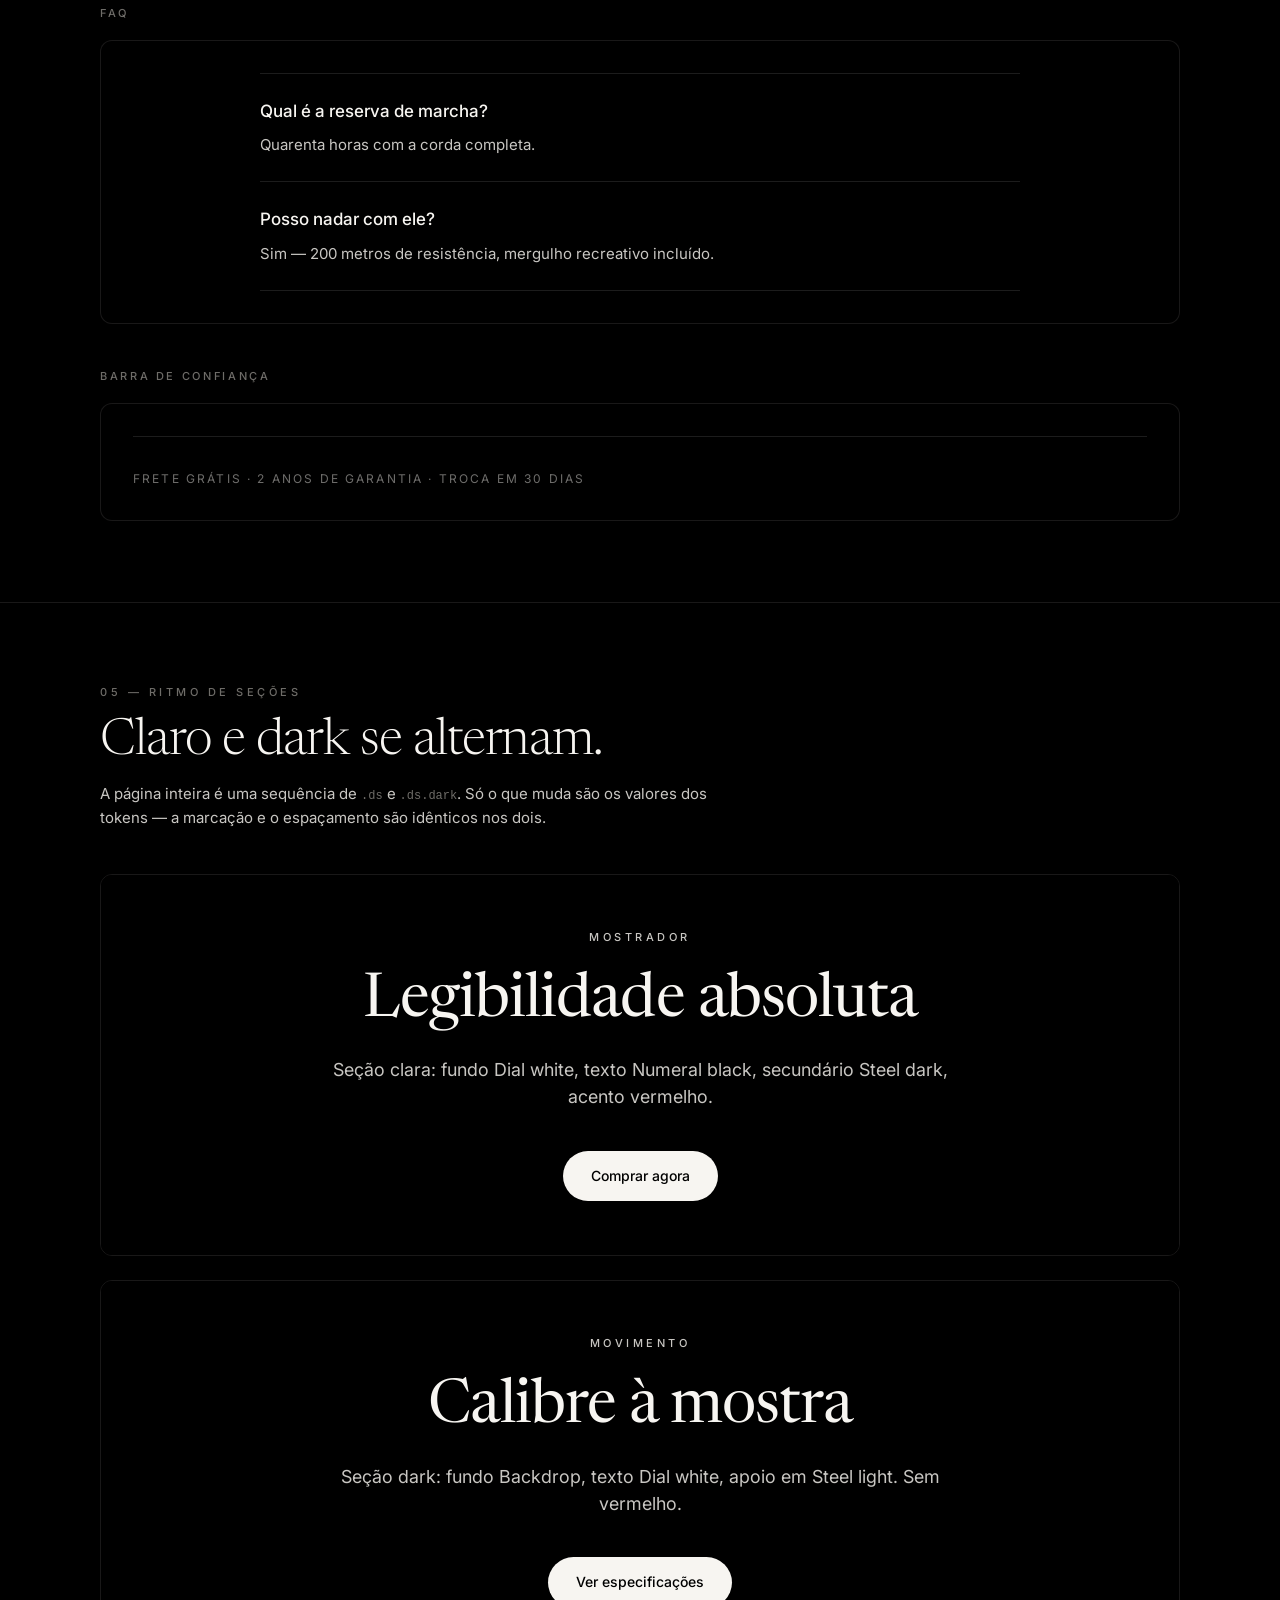
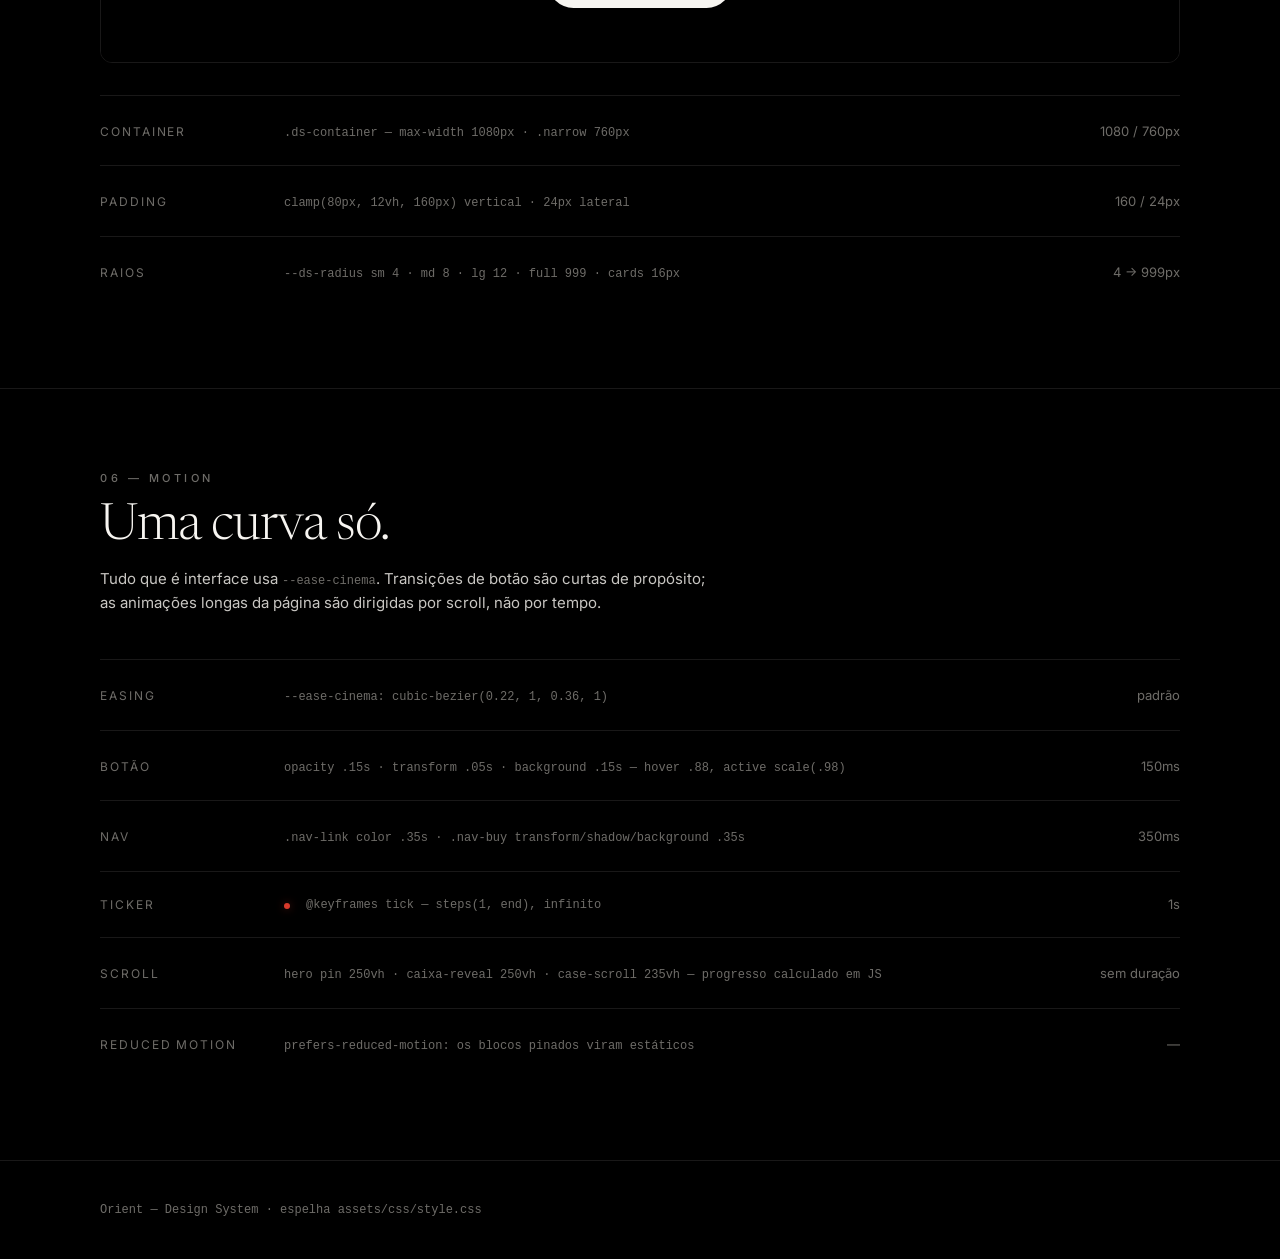
<file: design-system/index.html>
<!DOCTYPE html>
<html lang="pt-BR">
<head>
<meta charset="UTF-8">
<meta name="viewport" content="width=device-width, initial-scale=1.0">
<title>Orient — Design System</title>
<link rel="preconnect" href="https://fonts.googleapis.com">
<link rel="preconnect" href="https://fonts.gstatic.com" crossorigin>
<link href="https://fonts.googleapis.com/css2?family=Newsreader:opsz,wght@6..72,300;6..72,400;6..72,500&family=Inter:wght@300;400;500&display=swap" rel="stylesheet">

<!-- O design system é o CSS real da landing. Nada é reescrito aqui: as demos
     abaixo usam as mesmas classes que a página de produto usa. -->
<link rel="stylesheet" href="../assets/css/style.css">

<style>
  /* Cromo desta página de documentação — construído só com os 8 tokens. */
  .dsx-nav {
    position: sticky; top: 0; z-index: 60;
    display: flex; align-items: center; justify-content: space-between;
    gap: 24px; flex-wrap: wrap;
    padding: 14px clamp(24px, 5vw, 64px);
    background: var(--backdrop);
    border-bottom: 1px solid rgba(200, 198, 194, 0.12);
  }
  .dsx-brand { font-size: 13px; letter-spacing: 0.28em; text-transform: uppercase; color: var(--dial-white); }
  .dsx-menu { display: flex; gap: clamp(14px, 2vw, 28px); flex-wrap: wrap; }
  .dsx-menu a { font-size: 13px; color: var(--steel-light); transition: color 0.35s var(--ease-cinema); }
  .dsx-menu a:hover { color: var(--dial-white); }

  .dsx-section { padding: clamp(64px, 9vh, 104px) clamp(24px, 5vw, 64px); border-top: 1px solid rgba(200, 198, 194, 0.12); }
  .dsx-inner { max-width: 1080px; margin: 0 auto; }
  .dsx-kicker { font-size: 11px; font-weight: 500; letter-spacing: 0.32em; text-transform: uppercase; color: var(--steel-dark); margin-bottom: 14px; }
  .dsx-title { font-family: var(--font-display); font-weight: 300; font-size: clamp(32px, 4vw, 52px); line-height: 1.05; letter-spacing: -0.02em; color: var(--dial-white); margin-bottom: 12px; }
  .dsx-note { font-size: 15px; line-height: 1.6; color: var(--steel-light); max-width: 68ch; margin-bottom: 44px; }
  .dsx-sub { font-size: 11px; font-weight: 500; letter-spacing: 0.24em; text-transform: uppercase; color: var(--steel-dark); margin: 44px 0 18px; }
  code, .dsx-code { font-family: ui-monospace, "SF Mono", Menlo, monospace; font-size: 12px; color: var(--steel-dark); }

  /* Paleta */
  .dsx-swatches { display: grid; grid-template-columns: repeat(auto-fit, minmax(200px, 1fr)); gap: 20px; }
  .dsx-chip { height: 96px; border-radius: 8px; border: 1px solid rgba(200, 198, 194, 0.12); }
  .dsx-name { font-size: 14px; font-weight: 500; color: var(--dial-white); margin: 12px 0 4px; }
  .dsx-use { font-size: 13px; line-height: 1.5; color: var(--steel-dark); }

  /* Linhas de spec (tipografia, layout e motion) */
  .dsx-row { display: grid; grid-template-columns: 160px 1fr 120px; gap: 24px; align-items: baseline;
             padding: 22px 0; border-top: 1px solid rgba(200, 198, 194, 0.12); }
  .dsx-row-name { font-size: 12px; letter-spacing: 0.16em; text-transform: uppercase; color: var(--steel-dark); }
  .dsx-row-spec { text-align: right; font-size: 13px; color: var(--steel-dark); white-space: nowrap; }
  @media (max-width: 760px) { .dsx-row { grid-template-columns: 1fr; gap: 10px; } .dsx-row-spec { text-align: left; } }

  /* Blocos de demo */
  .dsx-demo { border-radius: 12px; overflow: hidden; border: 1px solid rgba(200, 198, 194, 0.12); }
  .dsx-demo .ds-container { padding: clamp(40px, 6vh, 64px) 32px; }
  .dsx-pad { padding: 32px; }
  .dsx-strip { display: flex; flex-wrap: wrap; gap: 16px; align-items: center; }
  .dsx-label { font-size: 11px; letter-spacing: 0.2em; text-transform: uppercase; color: var(--steel-dark); margin-bottom: 12px; }
  .dsx-cols { display: grid; grid-template-columns: repeat(auto-fit, minmax(240px, 1fr)); gap: 24px; }
</style>
</head>

<body class="ds dark">

<nav class="dsx-nav">
  <span class="dsx-brand">Orient · Design System</span>
  <div class="dsx-menu">
    <a href="#paleta">Paleta</a>
    <a href="#tipografia">Tipografia</a>
    <a href="#botoes">Botões</a>
    <a href="#componentes">Componentes</a>
    <a href="#ritmo">Ritmo</a>
    <a href="#motion">Motion</a>
  </div>
</nav>

<!-- ===================== PALETA ===================== -->
<section class="dsx-section" id="paleta" style="border-top: none;">
  <div class="dsx-inner">
    <p class="dsx-kicker">01 — Paleta</p>
    <h1 class="dsx-title">Oito cores. Nada além disso.</h1>
    <p class="dsx-note">Extraídas do relógio. Vermelho é sinalização — CTA, marcador, underline — e vive nas seções claras.
      As seções dark usam o backdrop e a pulseira como superfícies, com aço claro para bordas e apoio.</p>

    <div class="dsx-swatches">
      <div>
        <div class="dsx-chip" style="background: var(--dial-white);"></div>
        <p class="dsx-name">Dial white · #F7F5F1</p>
        <p class="dsx-use">Fundo das seções claras. Também é o texto sobre fundo dark.</p>
        <p class="dsx-code">--dial-white</p>
      </div>
      <div>
        <div class="dsx-chip" style="background: var(--numeral-black);"></div>
        <p class="dsx-name">Numeral black · #1C1C1C</p>
        <p class="dsx-use">Texto em fundo claro.</p>
        <p class="dsx-code">--numeral-black</p>
      </div>
      <div>
        <div class="dsx-chip" style="background: var(--orient-red);"></div>
        <p class="dsx-name">Orient red · #D93A2B</p>
        <p class="dsx-use">Acento e CTA no claro. Em doses pequenas, nunca como área grande.</p>
        <p class="dsx-code">--orient-red</p>
      </div>
      <div>
        <div class="dsx-chip" style="background: var(--red-hover);"></div>
        <p class="dsx-name">Red hover · #B03426</p>
        <p class="dsx-use">Estado hover do vermelho.</p>
        <p class="dsx-code">--red-hover</p>
      </div>
      <div>
        <div class="dsx-chip" style="background: var(--steel-light);"></div>
        <p class="dsx-name">Steel light · #C8C6C2</p>
        <p class="dsx-use">Bordas e divisores. No dark, também é o texto de apoio.</p>
        <p class="dsx-code">--steel-light</p>
      </div>
      <div>
        <div class="dsx-chip" style="background: var(--steel-dark);"></div>
        <p class="dsx-name">Steel dark · #6E6C68</p>
        <p class="dsx-use">Texto secundário no claro.</p>
        <p class="dsx-code">--steel-dark</p>
      </div>
      <div>
        <div class="dsx-chip" style="background: var(--strap-black);"></div>
        <p class="dsx-name">Strap black · #161616</p>
        <p class="dsx-use">Superfícies dark — cards e blocos elevados.</p>
        <p class="dsx-code">--strap-black</p>
      </div>
      <div>
        <div class="dsx-chip" style="background: var(--backdrop);"></div>
        <p class="dsx-name">Backdrop · #0A0805</p>
        <p class="dsx-use">Fundo das seções dark e da página.</p>
        <p class="dsx-code">--backdrop</p>
      </div>
    </div>
  </div>
</section>

<!-- ===================== TIPOGRAFIA ===================== -->
<section class="dsx-section" id="tipografia">
  <div class="dsx-inner">
    <p class="dsx-kicker">02 — Tipografia</p>
    <h2 class="dsx-title">Cormorant Garamond para escala, Inter para leitura.</h2>
    <p class="dsx-note">Todo display é Cormorant 300 com tracking negativo; todo corpo é Inter. Os tamanhos são fluidos
      (<code>clamp</code>) — o número à direita é o valor no topo da escala.</p>

    <div class="dsx-row">
      <span class="dsx-row-name">Display</span>
      <div><h1 class="display-headline" style="margin: 0;">O tempo, <span class="accent">medido</span>.</h1>
        <p class="dsx-code">.display-headline · .accent</p></div>
      <span class="dsx-row-spec">112px / 108px</span>
    </div>
    <div class="dsx-row">
      <span class="dsx-row-name">Section</span>
      <div><h2 class="section-headline" style="margin: 0;">Movimento automático</h2>
        <p class="dsx-code">.section-headline</p></div>
      <span class="dsx-row-spec">72px / 72px</span>
    </div>
    <div class="dsx-row">
      <span class="dsx-row-name">Stat</span>
      <div><div class="stat-value" style="margin: 0;">40h</div>
        <p class="dsx-code">.stat-value</p></div>
      <span class="dsx-row-spec">64px / 64px</span>
    </div>
    <div class="dsx-row">
      <span class="dsx-row-name">Callout</span>
      <div><div class="callout-value" style="margin: 0;">200m</div>
        <p class="dsx-code">.callout-value</p></div>
      <span class="dsx-row-spec">40px / 40px</span>
    </div>
    <div class="dsx-row">
      <span class="dsx-row-name">Spec value</span>
      <div><span class="movement-spec-value">F6922</span>
        <p class="dsx-code">.movement-spec-value</p></div>
      <span class="dsx-row-spec">36px / 38px</span>
    </div>
    <div class="dsx-row">
      <span class="dsx-row-name">Quote</span>
      <div><p class="testimonial-quote" style="margin: 0;">Um relógio que não pede licença.</p>
        <p class="dsx-code">.testimonial-quote</p></div>
      <span class="dsx-row-spec">24px / 32px</span>
    </div>
    <div class="dsx-row">
      <span class="dsx-row-name">Lede</span>
      <div><p class="lede" style="margin: 0;">O parágrafo de abertura de cada seção, com medida máxima de 640px.</p>
        <p class="dsx-code">.lede</p></div>
      <span class="dsx-row-spec">21px / 32px</span>
    </div>
    <div class="dsx-row">
      <span class="dsx-row-name">Pergunta</span>
      <div><p class="faq-question" style="margin: 0;">Qual é a reserva de marcha?</p>
        <p class="dsx-code">.faq-question</p></div>
      <span class="dsx-row-spec">17px / 27px</span>
    </div>
    <div class="dsx-row">
      <span class="dsx-row-name">Corpo</span>
      <div><p class="faq-answer" style="margin: 0;">Texto corrido de resposta, listas e valores de spec.</p>
        <p class="dsx-code">.faq-answer · .specs-value</p></div>
      <span class="dsx-row-spec">15px / 24px</span>
    </div>
    <div class="dsx-row">
      <span class="dsx-row-name">Apoio</span>
      <div><p class="stat-label" style="margin: 0;">Legenda de número, autor de depoimento, rótulo de callout.</p>
        <p class="dsx-code">.stat-label · .callout-label · .testimonial-author</p></div>
      <span class="dsx-row-spec">13px / 18px</span>
    </div>
    <div class="dsx-row">
      <span class="dsx-row-name">Chave de spec</span>
      <div><span class="specs-key">Caixa</span>
        <p class="dsx-code">.specs-key</p></div>
      <span class="dsx-row-spec">13px · 0.12em</span>
    </div>
    <div class="dsx-row">
      <span class="dsx-row-name">Eyebrow</span>
      <div><span class="eyebrow" style="margin: 0;">Especificações</span>
        <p class="dsx-code">.eyebrow · .movement-spec-label</p></div>
      <span class="dsx-row-spec">11px · 0.32em</span>
    </div>
    <div class="dsx-row">
      <span class="dsx-row-name">Micro</span>
      <div><span class="trust-bar" style="border: none; padding: 0; display: inline-block;">Frete grátis · 2 anos de garantia</span>
        <p class="dsx-code">.trust-bar · .risk-reversal</p></div>
      <span class="dsx-row-spec">12px · 0.18em</span>
    </div>
  </div>
</section>

<!-- ===================== BOTÕES ===================== -->
<section class="dsx-section" id="botoes">
  <div class="dsx-inner">
    <p class="dsx-kicker">03 — Botões</p>
    <h2 class="dsx-title">Três variantes, dois contextos.</h2>
    <p class="dsx-note">A mesma classe muda de cor conforme a seção: no claro o primário é preto sobre bege, no dark é
      bege sobre preto. O vermelho só aparece no claro.</p>

    <p class="dsx-sub" style="margin-top: 0;">Em seção clara</p>
    <div class="dsx-demo ds">
      <div class="dsx-pad dsx-strip">
        <a href="#botoes" class="ds-btn ds-btn-primary">Comprar agora</a>
        <a href="#botoes" class="ds-btn ds-btn-secondary">Ver especificações</a>
        <a href="#botoes" class="ds-btn ds-btn-accent">Reservar unidade</a>
      </div>
    </div>
    <p class="dsx-code" style="display: block; margin-top: 12px;">.ds-btn-primary · .ds-btn-secondary · .ds-btn-accent — hover opacity .88, active scale(.98)</p>

    <p class="dsx-sub">Em seção dark</p>
    <div class="dsx-demo ds dark">
      <div class="dsx-pad dsx-strip">
        <a href="#botoes" class="ds-btn ds-btn-primary">Comprar agora</a>
        <a href="#botoes" class="ds-btn ds-btn-secondary">Ver especificações</a>
      </div>
    </div>
    <p class="dsx-code" style="display: block; margin-top: 12px;">Sem variante de acento no dark — vermelho é exclusivo do claro.</p>

    <p class="dsx-sub">Botão da navegação</p>
    <div class="dsx-demo" style="background: var(--backdrop);">
      <div class="dsx-pad dsx-strip">
        <a href="#botoes" class="nav-buy" style="justify-self: auto; margin: 0;">Comprar</a>
        <span class="dsx-code">.nav-buy — pílula clara sobre o backdrop, hover translateY(-0.5px)</span>
      </div>
    </div>
  </div>
</section>

<!-- ===================== COMPONENTES ===================== -->
<section class="dsx-section" id="componentes">
  <div class="dsx-inner">
    <p class="dsx-kicker">04 — Componentes</p>
    <h2 class="dsx-title">O que a landing usa de fato.</h2>
    <p class="dsx-note">Nada de componente hipotético: cada bloco abaixo existe na página de produto e está com a
      marcação real.</p>

    <p class="dsx-sub" style="margin-top: 0;">Tabela de especificações</p>
    <div class="dsx-demo ds">
      <div class="dsx-pad">
        <div class="specs-table">
          <div class="specs-row"><div class="specs-key">Movimento</div><div class="specs-value">Automático F6922, 22 rubis</div></div>
          <div class="specs-row"><div class="specs-key">Caixa</div><div class="specs-value">Aço inoxidável 41mm</div></div>
          <div class="specs-row"><div class="specs-key">Resistência</div><div class="specs-value">200m / 20 ATM</div></div>
        </div>
      </div>
    </div>

    <p class="dsx-sub">Callouts</p>
    <div class="dsx-demo ds">
      <div class="dsx-pad">
        <div class="callouts">
          <div class="callout"><div class="callout-value">40h</div><div class="callout-label">Reserva de marcha</div></div>
          <div class="callout"><div class="callout-value">200m</div><div class="callout-label">Profundidade</div></div>
          <div class="callout"><div class="callout-value">22</div><div class="callout-label">Rubis</div></div>
        </div>
      </div>
    </div>

    <p class="dsx-sub">Números e depoimento — no dark</p>
    <div class="dsx-demo ds dark">
      <div class="dsx-pad">
        <div class="stats-grid" style="margin: 0 0 32px;">
          <div class="stat"><div class="stat-value">70</div><div class="stat-label">anos de manufatura</div></div>
          <div class="stat"><div class="stat-value">22</div><div class="stat-label">rubis no calibre</div></div>
        </div>
        <div class="testimonials">
          <div class="testimonial">
            <p class="testimonial-quote">Um relógio que não pede licença.</p>
            <p class="testimonial-author">Marina L., São Paulo</p>
          </div>
        </div>
      </div>
    </div>

    <p class="dsx-sub">FAQ</p>
    <div class="dsx-demo ds">
      <div class="dsx-pad">
        <div class="faq-list">
          <div class="faq-item">
            <p class="faq-question">Qual é a reserva de marcha?</p>
            <p class="faq-answer">Quarenta horas com a corda completa.</p>
          </div>
          <div class="faq-item">
            <p class="faq-question">Posso nadar com ele?</p>
            <p class="faq-answer">Sim — 200 metros de resistência, mergulho recreativo incluído.</p>
          </div>
        </div>
      </div>
    </div>

    <p class="dsx-sub">Barra de confiança</p>
    <div class="dsx-demo ds">
      <div class="dsx-pad">
        <p class="trust-bar">Frete grátis · 2 anos de garantia · troca em 30 dias</p>
      </div>
    </div>
  </div>
</section>

<!-- ===================== RITMO ===================== -->
<section class="dsx-section" id="ritmo">
  <div class="dsx-inner">
    <p class="dsx-kicker">05 — Ritmo de seções</p>
    <h2 class="dsx-title">Claro e dark se alternam.</h2>
    <p class="dsx-note">A página inteira é uma sequência de <code>.ds</code> e <code>.ds.dark</code>. Só o que muda são
      os valores dos tokens — a marcação e o espaçamento são idênticos nos dois.</p>

    <div class="dsx-demo" style="margin-bottom: 24px;">
      <div class="ds">
        <div class="ds-container" style="text-align: center;">
          <span class="eyebrow">Mostrador</span>
          <h2 class="section-headline">Legibilidade <span class="accent">absoluta</span></h2>
          <p class="lede">Seção clara: fundo Dial white, texto Numeral black, secundário Steel dark, acento vermelho.</p>
          <a href="#ritmo" class="ds-btn ds-btn-primary">Comprar agora</a>
        </div>
      </div>
    </div>

    <div class="dsx-demo">
      <div class="ds dark">
        <div class="ds-container" style="text-align: center;">
          <span class="eyebrow">Movimento</span>
          <h2 class="section-headline">Calibre à mostra</h2>
          <p class="lede">Seção dark: fundo Backdrop, texto Dial white, apoio em Steel light. Sem vermelho.</p>
          <a href="#ritmo" class="ds-btn ds-btn-primary">Ver especificações</a>
        </div>
      </div>
    </div>

    <div class="dsx-row" style="margin-top: 32px;">
      <span class="dsx-row-name">Container</span>
      <div><span class="dsx-code">.ds-container — max-width 1080px · .narrow 760px</span></div>
      <span class="dsx-row-spec">1080 / 760px</span>
    </div>
    <div class="dsx-row">
      <span class="dsx-row-name">Padding</span>
      <div><span class="dsx-code">clamp(80px, 12vh, 160px) vertical · 24px lateral</span></div>
      <span class="dsx-row-spec">160 / 24px</span>
    </div>
    <div class="dsx-row">
      <span class="dsx-row-name">Raios</span>
      <div><span class="dsx-code">--ds-radius sm 4 · md 8 · lg 12 · full 999 · cards 16px</span></div>
      <span class="dsx-row-spec">4 → 999px</span>
    </div>
  </div>
</section>

<!-- ===================== MOTION ===================== -->
<section class="dsx-section" id="motion">
  <div class="dsx-inner">
    <p class="dsx-kicker">06 — Motion</p>
    <h2 class="dsx-title">Uma curva só.</h2>
    <p class="dsx-note">Tudo que é interface usa <code>--ease-cinema</code>. Transições de botão são curtas de propósito;
      as animações longas da página são dirigidas por scroll, não por tempo.</p>

    <div class="dsx-row">
      <span class="dsx-row-name">Easing</span>
      <div><span class="dsx-code">--ease-cinema: cubic-bezier(0.22, 1, 0.36, 1)</span></div>
      <span class="dsx-row-spec">padrão</span>
    </div>
    <div class="dsx-row">
      <span class="dsx-row-name">Botão</span>
      <div><span class="dsx-code">opacity .15s · transform .05s · background .15s — hover .88, active scale(.98)</span></div>
      <span class="dsx-row-spec">150ms</span>
    </div>
    <div class="dsx-row">
      <span class="dsx-row-name">Nav</span>
      <div><span class="dsx-code">.nav-link color .35s · .nav-buy transform/shadow/background .35s</span></div>
      <span class="dsx-row-spec">350ms</span>
    </div>
    <div class="dsx-row">
      <span class="dsx-row-name">Ticker</span>
      <div>
        <div class="dsx-strip">
          <span class="tick-dot"></span>
          <span class="dsx-code">@keyframes tick — steps(1, end), infinito</span>
        </div>
      </div>
      <span class="dsx-row-spec">1s</span>
    </div>
    <div class="dsx-row">
      <span class="dsx-row-name">Scroll</span>
      <div><span class="dsx-code">hero pin 250vh · caixa-reveal 250vh · case-scroll 235vh — progresso calculado em JS</span></div>
      <span class="dsx-row-spec">sem duração</span>
    </div>
    <div class="dsx-row">
      <span class="dsx-row-name">Reduced motion</span>
      <div><span class="dsx-code">prefers-reduced-motion: os blocos pinados viram estáticos</span></div>
      <span class="dsx-row-spec">—</span>
    </div>
  </div>
</section>

<footer class="dsx-section" style="padding-top: 40px; padding-bottom: 40px;">
  <div class="dsx-inner">
    <p class="dsx-code">Orient — Design System · espelha assets/css/style.css</p>
  </div>
</footer>

</body>
</html>
</file>
<file: assets/css/style.css>
:root {
    /* ===== PALETA OFICIAL ORIENT — 8 cores, nada além disso ===== */
    --dial-white:      #F7F5F1;   /* fundo das seções claras */
    --numeral-black:   #1C1C1C;   /* texto em fundo claro */
    --orient-red:      #D93A2B;   /* acento e CTA no claro */
    --red-hover:       #B03426;   /* estado hover do vermelho */
    --steel-light:     #C8C6C2;   /* bordas e divisores */
    --steel-dark:      #6E6C68;   /* texto secundário no claro */
    --strap-black:     #161616;   /* superfícies dark */
    --backdrop:        #0A0805;   /* camada translúcida da nav */
    --page-black:      #000000;   /* fundo da página — preto puro, do topo ao rodapé */

    /* Camada semântica — apelidos usados pelo CSS, todos apontam para as 8 acima */
    --bg-light:        var(--dial-white);
    --surface-light:   var(--dial-white);
    --border-light:    var(--steel-light);
    --text-primary:    var(--numeral-black);
    --text-secondary:  var(--steel-dark);
    --accent-red:      var(--orient-red);
    --accent-red-hover:var(--red-hover);
    --bg-dark:         var(--page-black);
    --surface-dark:    var(--strap-black);
    --steel:           var(--steel-light);

    /* Hero/nav — renomeados porque --text-primary/--text-secondary passaram
       a ser os tokens do claro. */
    --hero-text:           var(--dial-white);
    --hero-text-secondary: rgba(200, 198, 194, 0.55);  /* --steel, opacidade original */
    --hero-text-tertiary:  rgba(200, 198, 194, 0.35);  /* --steel, opacidade original */
    --hairline:            rgba(200, 198, 194, 0.12);  /* --steel, opacidade original */

    --font-display:   "Newsreader", "Times New Roman", serif;
    --font-body:      "Inter", -apple-system, sans-serif;
    --ease-cinema:    cubic-bezier(0.22, 1, 0.36, 1);
    --container-pad:  clamp(24px, 5vw, 80px);
  }

  *, *::before, *::after { margin: 0; padding: 0; box-sizing: border-box; }

  body {
    background: var(--bg-dark);
    color: var(--hero-text);
    font-family: var(--font-body);
    -webkit-font-smoothing: antialiased;
    overflow-x: hidden;
  }

  /* A Newsreader é variável no eixo opsz (6..72): o desenho afina e abre o
     espacejamento sozinho conforme o tamanho. Só vale se o opsz acompanhar o
     font-size — daí o auto explícito em tudo que usa --font-display.

     Os tamanhos de display abaixo foram reescalados em ~0.88 em relação aos
     valores da Cormorant Garamond. A Cormorant tem x-height pequena e cor
     clara; a Newsreader é bem maior e mais escura no mesmo corpo, então herdar
     os números antigos inflaria as headlines. O tracking negativo também
     afrouxou: -0.025em existia pra fechar o espacejamento largo da Cormorant e
     na Newsreader fecharia demais.

     Peso: 400, não 300. A pattern library escreve `font-light` nas headlines,
     mas nunca renderizou assim — a Newsreader não carregava lá e o fallback
     Times, que não tem 300, caía em 400. O 400 é o peso que foi de fato
     aprovado, e é o que segura melhor sobre preto puro: em display invertido
     o fundo come o traço fino e o 300 sai lavado. A escala sobe pra 500 no
     menor tamanho (.testimonial-quote), acompanhando a ladder da própria
     pattern library, que engrossa conforme o corpo diminui. */
  [class*="headline"], .callout-value, .stat-value,
  .testimonial-quote, .movement-spec-value {
    font-optical-sizing: auto;
  }

  video { display: block; max-width: 100%; }
  a { text-decoration: none; color: inherit; }

  /* ============ NAV ============ */
  .nav {
    position: fixed;
    top: 0; left: 0; right: 0;
    z-index: 50;
    padding: clamp(8px, 0.85vw, 11px) var(--container-pad);
    display: grid;
    grid-template-columns: minmax(0, 1fr) auto minmax(0, 1fr);
    align-items: center;
    column-gap: clamp(14px, 2.5vw, 32px);
    background: rgba(10, 8, 5, 0.38);
    backdrop-filter: blur(18px) saturate(130%);
    -webkit-backdrop-filter: blur(18px) saturate(130%);
    border-bottom: 1px solid rgba(200, 198, 194, 0.05);
    box-shadow:
      0 1px 0 rgba(200, 198, 194, 0.03) inset,
      0 4px 20px rgba(0, 0, 0, 0.22);
  }

  .nav-logo {
    justify-self: start;
    display: flex;
    align-items: center;
    line-height: 0;
    transition: opacity 0.35s var(--ease-cinema);
  }
  .nav-logo:hover { opacity: 0.85; }

  .nav-logo img {
    height: clamp(22px, 2.5vw, 28px);
    width: auto;
    display: block;
    object-fit: contain;
  }

  .nav-links {
    justify-self: center;
    display: flex;
    align-items: center;
    gap: clamp(18px, 2.8vw, 40px);
  }

  .nav-link {
    font-size: clamp(13px, 1.05vw, 14px);
    font-weight: 400;
    letter-spacing: 0.02em;
    color: var(--hero-text-secondary);
    white-space: nowrap;
    transition: color 0.35s var(--ease-cinema);
  }
  .nav-link:hover { color: var(--hero-text); }

  .nav-buy {
    justify-self: end;
    margin-left: clamp(8px, 1.5vw, 20px);
    display: inline-flex;
    align-items: center;
    justify-content: center;
    padding: 7px clamp(18px, 2.2vw, 28px);
    font-size: 13px;
    font-weight: 500;
    letter-spacing: 0.03em;
    color: var(--bg-dark);
    background: var(--surface-light);
    border: 1px solid rgba(255, 255, 255, 0.22);
    border-radius: 999px;
    box-shadow:
      0 1px 0 rgba(255, 255, 255, 0.5) inset,
      0 1px 0 rgba(0, 0, 0, 0.08),
      0 4px 14px rgba(0, 0, 0, 0.12);
    transition:
      transform 0.35s var(--ease-cinema),
      box-shadow 0.35s var(--ease-cinema),
      background 0.35s var(--ease-cinema);
  }

  .nav-buy:hover {
    color: var(--bg-dark);
    transform: translateY(-0.5px);
    background: var(--bg-light);
    box-shadow:
      0 1px 0 rgba(255, 255, 255, 0.65) inset,
      0 1px 0 rgba(0, 0, 0, 0.06),
      0 8px 22px rgba(0, 0, 0, 0.16);
  }

  .nav-buy:active {
    transform: translateY(0);
    background: var(--border-light);
    box-shadow:
      0 1px 0 rgba(0, 0, 0, 0.04) inset,
      0 1px 0 rgba(0, 0, 0, 0.08),
      0 3px 10px rgba(0, 0, 0, 0.1);
  }

  @media (max-width: 640px) {
    .nav {
      grid-template-columns: auto 1fr auto;
      column-gap: 12px;
    }
    .nav-links { display: none; }
    .nav-buy {
      padding: 6px clamp(14px, 5vw, 22px);
      margin-left: 0;
      font-size: 12px;
    }
    .nav-logo img {
      height: clamp(20px, 8vw, 26px);
    }
  }

  /* ============ HERO PIN ============ */
  .hero-track {
    position: relative;
    width: 100%;
    height: 250vh;
    background: var(--bg-dark);
  }

  .hero-pin {
    position: sticky;
    top: 0;
    width: 100%;
    height: 100vh;
    overflow: hidden;
    background: var(--bg-dark);
  }

  /* ============ VIDEO ============ */
  /* ============ VIDEO ============ */
  /*
    The video is centered in the pin area and scales between two states:
    - Initial: contained size with 16:9 aspect ratio
    - Final: maximum size that fits viewport while keeping 16:9 aspect
    JS controls --video-width which interpolates between these.
    The video is always centered horizontally and vertically.
  */
  .hero-video-wrap {
    position: absolute;
    inset: 0;
    width: 100%;
    height: auto;
    max-width: var(--video-max, 1280px);
    aspect-ratio: 16 / 9;
    margin: auto;
    z-index: 2;
    will-change: max-width;
  }

  .hero-video-frame {
    position: relative;
    width: 100%;
    height: 100%;
    overflow: hidden;
    background: var(--bg-dark);
  }

  .hero-video {
    position: absolute;
    inset: 0;
    width: 100%;
    height: 100%;
    object-fit: cover;
    display: block;
  }

  /* loading state - just text, no image */
  .video-status {
    position: absolute;
    top: 50%; left: 50%;
    transform: translate(-50%, -50%);
    font-size: 11px;
    letter-spacing: 0.32em;
    text-transform: uppercase;
    color: var(--hero-text-tertiary);
    z-index: 1;
    pointer-events: none;
  }

  /* ============ TICKER ============ */
  .ticker {
    position: fixed;
    bottom: clamp(24px, 3vw, 40px);
    left: var(--container-pad);
    z-index: 30;
    display: flex;
    align-items: center;
    gap: 12px;
    transition: opacity 0.5s;
  }
  .ticker.faded { opacity: 0; pointer-events: none; }

  .tick-dot {
    width: 6px; height: 6px;
    background: var(--accent-red);
    border-radius: 50%;
    animation: tick 1s steps(1, end) infinite;
    box-shadow: 0 0 8px rgba(217, 58, 43, 0.4);   /* --accent-red, opacidade original */
  }

  .tick-label {
    font-size: 10px;
    letter-spacing: 0.32em;
    text-transform: uppercase;
    color: var(--hero-text-tertiary);
  }

  /* ============ ORIENT DESIGN SYSTEM (post-hero sections) ============ */
  /*
    Inspired by the watch dial: high contrast, functional, strategic accent.
    These tokens apply ONLY to sections after the hero — the hero keeps its
    cinematic dark warm palette untouched.

    LIGHT and DARK section variants alternate down the page (Apple-style).
  */
  .ds {
    /* A página inteira roda sobre preto puro. Superfícies elevadas usam Strap
       black; bordas e texto de apoio, Steel light em baixa opacidade. */
    --ds-bg:            var(--page-black);
    --ds-bg-elevated:   var(--strap-black);
    --ds-fg:            var(--dial-white);
    --ds-fg-muted:      var(--steel-light);
    --ds-fg-subtle:     rgba(200, 198, 194, 0.55);
    --ds-accent:        var(--accent-red);
    --ds-accent-fg:     var(--dial-white);
    --ds-border:        rgba(200, 198, 194, 0.14);
    --ds-border-strong: rgba(200, 198, 194, 0.26);
    --ds-surface:       var(--strap-black);

    --ds-radius-sm:     4px;
    --ds-radius-md:     8px;
    --ds-radius-lg:     12px;
    --ds-radius-full:   999px;

    background: var(--ds-bg);
    color: var(--ds-fg);
    font-family: var(--font-body);
    line-height: 1.6;
    position: relative;
    z-index: 5;
  }

  /* .dark permanece como marcador semântico das seções que já nasceram escuras.
     Com a página toda preta, os valores são os mesmos de .ds. */
  .ds.dark {
    --ds-bg:            var(--page-black);
    --ds-bg-elevated:   var(--strap-black);
    --ds-fg:            var(--dial-white);
    --ds-fg-muted:      var(--steel-light);
    --ds-fg-subtle:     rgba(200, 198, 194, 0.55);
    --ds-border:        rgba(200, 198, 194, 0.14);
    --ds-border-strong: rgba(200, 198, 194, 0.26);
    --ds-surface:       var(--strap-black);
  }

  .ds-container {
    max-width: 1080px;
    margin: 0 auto;
    padding: clamp(80px, 12vh, 160px) 24px;
  }
  .ds-container.narrow { max-width: 760px; }

  /* ====== Buttons ====== */
  .ds-btn {
    display: inline-flex;
    align-items: center;
    gap: 10px;
    padding: 14px 28px;
    border-radius: var(--ds-radius-full);
    font-size: 14px;
    font-weight: 500;
    cursor: pointer;
    font-family: inherit;
    border: none;
    text-decoration: none;
    transition: opacity 0.15s, transform 0.05s, background 0.15s;
    white-space: nowrap;
  }
  .ds-btn:active { transform: scale(0.98); }
  .ds-btn:hover { opacity: 0.88; }

  .ds-btn-primary {
    background: var(--ds-fg);
    color: var(--ds-bg);
  }
  .ds-btn-secondary {
    background: transparent;
    color: var(--ds-fg);
    border: 1px solid var(--ds-border-strong);
  }
  .ds-btn-accent {
    background: var(--ds-accent);
    color: var(--ds-accent-fg);
  }

  /* ====== Common typographic elements ====== */
  .eyebrow {
    display: block;
    font-size: 11px;
    font-weight: 500;
    letter-spacing: 0.32em;
    text-transform: uppercase;
    color: var(--ds-fg-muted);
    margin-bottom: 24px;
  }

  .display-headline {
    font-family: var(--font-display);
    font-weight: 400;
    font-size: clamp(42px, 7vw, 98px);
    line-height: 0.98;
    letter-spacing: -0.018em;
    color: var(--ds-fg);
    margin-bottom: 24px;
  }
  .display-headline .accent {
    color: var(--accent-red);
  }

  .section-headline {
    font-family: var(--font-display);
    font-weight: 400;
    font-size: clamp(32px, 4.8vw, 63px);
    line-height: 1.02;
    letter-spacing: -0.015em;
    color: var(--ds-fg);
    margin-bottom: 24px;
  }

  .lede {
    font-size: clamp(17px, 1.4vw, 21px);
    line-height: 1.5;
    color: var(--ds-fg-muted);
    max-width: 640px;
    margin: 0 auto 40px;
  }

  /* ====== ANCHOR (post-hero) ====== */
  .anchor-section .ds-container {
    text-align: center;
    padding: clamp(80px, 14vh, 180px) 24px;
  }
  .anchor-section .display-headline {
    margin-bottom: 28px;
  }
  .anchor-section .display-headline .accent {
    color: var(--accent-red);
  }
  .anchor-section .lede {
    margin-bottom: 40px;
  }
  .anchor-cta-row {
    display: flex;
    gap: 12px;
    justify-content: center;
    flex-wrap: wrap;
    margin-bottom: 56px;
  }
  .trust-bar {
    font-size: 12px;
    letter-spacing: 0.18em;
    text-transform: uppercase;
    color: var(--ds-fg-subtle);
    padding-top: 32px;
    border-top: 1px solid var(--ds-border);
  }

  /* ====== WATCH DUO — full-bleed, duas fotos lado a lado ====== */
  .watch-duo-section {
    padding: 0;
    margin: 0;
    line-height: 0;
    overflow: hidden;
    background: var(--bg-dark);
  }
  .watch-duo-grid {
    display: grid;
    grid-template-columns: repeat(2, minmax(0, 1fr));
    width: 100%;
    gap: 0;
  }
  .watch-duo-grid img {
    width: 100%;
    height: auto;
    display: block;
    vertical-align: top;
    -webkit-user-drag: none;
    user-select: none;
  }

  /* ====== CAIXA REVEAL — scroll-scrubbed split ====== */
  .caixa-reveal {
    position: relative;
    background: var(--ds-bg);
    color: var(--ds-fg);
  }
  .caixa-reveal__track {
    position: relative;
    height: 250vh;
  }
  .caixa-reveal__pin {
    position: sticky;
    top: 0;
    width: 100%;
    height: 100vh;
    height: 100dvh;
    display: grid;
    grid-template-columns: minmax(520px, 0.95fr) minmax(420px, 1.05fr);
    align-items: center;
    align-content: center;
    gap: clamp(56px, 7vw, 128px);
    overflow: hidden;
    padding: clamp(96px, 14vh, 152px) clamp(24px, 7vw, 112px);
  }
  .caixa-reveal__copy {
    text-align: left;
    max-width: 820px;
    margin: 0;
    padding: 0;
    justify-self: start;
  }
  .caixa-reveal__headline {
    font-family: var(--font-display);
    font-weight: 400;
    font-size: clamp(40px, 3.95vw, 69px);
    line-height: 1.07;
    letter-spacing: -0.015em;
    margin: 0 0 clamp(20px, 3vh, 32px);
  }
  .caixa-reveal__accent {
    color: var(--accent-red);
    display: inline-block;
  }
  .caixa-reveal__headline-line {
    display: block;
    white-space: nowrap;
  }
  .caixa-reveal__sub {
    font-size: clamp(15px, 1.3vw, 19px);
    font-weight: 300;
    line-height: 1.5;
    color: var(--ds-fg-muted);
    max-width: 520px;
    margin: 0;
  }
  .caixa-reveal__video-wrap {
    position: relative;
    width: 100%;
    max-width: min(1120px, 64vw);
    max-height: min(78vh, 800px);
    margin: 0;
    align-self: center;
    justify-self: end;
    aspect-ratio: 16 / 9;
  }
  .caixa-reveal__video {
    position: absolute;
    inset: 0;
    width: 100%;
    height: 100%;
    object-fit: contain;
    display: block;
    transform: scale(1.32);
    transform-origin: center;
  }
  .caixa-reveal__vignette {
    position: absolute;
    inset: 0;
    pointer-events: none;
    background:
      radial-gradient(
        ellipse at center,
        transparent 50%,
        rgba(0, 0, 0, 0.4) 80%,
        rgba(0, 0, 0, 0.85) 100%
      );
  }
  @media (max-width: 900px) {
    .caixa-reveal__track {
      height: 220vh;
    }
    .caixa-reveal__pin {
      grid-template-columns: 1fr;
      grid-template-rows: auto auto;
      gap: clamp(40px, 6vh, 64px);
      padding: clamp(92px, 13vh, 128px) 20px;
    }
    .caixa-reveal__copy {
      max-width: 640px;
    }
    .caixa-reveal__headline {
      font-size: clamp(32px, 9.7vw, 49px);
    }
    .caixa-reveal__headline-line {
      white-space: normal;
    }
    .caixa-reveal__video-wrap {
      max-width: 100%;
      max-height: 42vh;
      justify-self: stretch;
    }
  }
  @media (prefers-reduced-motion: reduce) {
    .caixa-reveal__track {
      height: auto;
    }
    .caixa-reveal__pin {
      position: relative;
      height: auto;
      min-height: 100vh;
      min-height: 100dvh;
    }
  }
  /* Headline editorial em duas linhas (ex.: closure / CTA) */
  .display-headline.display-headline--statement {
    max-width: none;
    width: fit-content;
    line-height: 1.0;   /* segue um passo acima da base, como era com a Cormorant */
    margin-inline: auto;
  }
  .display-headline-row {
    display: block;
    text-align: inherit;
    margin: 0;
  }

  /* ====== FEATURE SECTION (Apple-style: eyebrow → headline → text → image → callouts) ====== */
  .feature-section .ds-container {
    text-align: center;
  }
  .feature-section .lede {
    margin-bottom: 64px;
  }
  .feature-image {
    width: 100%;
    max-width: 920px;
    margin: 0 auto 64px;
    border-radius: 16px;
    overflow: hidden;
    aspect-ratio: 16 / 10;
    background: var(--ds-surface);
    border: 1px solid var(--ds-border);
  }
  .feature-image img {
    width: 100%;
    height: 100%;
    object-fit: cover;
    display: block;
  }
  .feature-image-placeholder {
    width: 100%;
    height: 100%;
    display: flex;
    align-items: center;
    justify-content: center;
    color: var(--ds-fg-subtle);
    font-size: 12px;
    letter-spacing: 0.32em;
    text-transform: uppercase;
  }
  .callouts {
    display: grid;
    grid-template-columns: repeat(auto-fit, minmax(240px, 1fr));
    gap: 1px;
    background: var(--ds-border);
    border: 1px solid var(--ds-border);
    border-radius: 16px;
    overflow: hidden;
    max-width: 920px;
    margin: 0 auto;
  }
  .callout {
    background: var(--ds-bg);
    padding: 32px 24px;
    text-align: center;
  }
  .callout-value {
    font-family: var(--font-display);
    font-weight: 400;
    font-size: clamp(25px, 2.65vw, 35px);
    line-height: 1.04;
    color: var(--ds-fg);
    margin-bottom: 8px;
    letter-spacing: -0.006em;
  }
  .callout-label {
    font-size: 13px;
    color: var(--ds-fg-muted);
  }

  /* Construção — imagem cresce no scroll até ocupar a viewport */
  .case-scroll-section {
    --case-scale: 1;
    --case-shift-y: 0px;
    --case-radius: 16px;
    --case-border-opacity: 1;
    --case-copy-opacity: 1;
    padding-top: clamp(48px, 8vh, 96px);
    overflow: visible;
  }
  .case-scroll-track {
    position: relative;
    height: 235vh;
    min-height: 1500px;
  }
  .case-scroll-pin {
    position: sticky;
    top: 0;
    height: 100dvh;
    min-height: 720px;
    overflow: hidden;
    background: var(--ds-bg);
  }
  .case-scroll-content {
    height: 100%;
    padding: clamp(72px, 10vh, 118px) 24px clamp(44px, 7vh, 72px);
    display: flex;
    flex-direction: column;
    justify-content: center;
    text-align: center;
  }
  .case-scroll-copy {
    position: relative;
    z-index: 2;
    opacity: var(--case-copy-opacity);
    transform: translateY(var(--case-copy-y, 0px));
    transition: opacity 0.08s linear;
    pointer-events: none;
  }
  .case-scroll-section .lede {
    margin-bottom: clamp(32px, 5vh, 56px);
  }
  .case-scroll-image-shell {
    position: relative;
    z-index: 1;
    width: 100%;
    max-width: 920px;
    margin: 0 auto;
    transform: translate3d(0, var(--case-shift-y), 0);
    will-change: transform;
  }
  .case-scroll-image {
    margin: 0 auto;
    transform: scale(var(--case-scale));
    transform-origin: 50% 50%;
    border-radius: var(--case-radius);
    border-color: rgba(237, 234, 228, var(--case-border-opacity));  /* --border-light */
    will-change: transform, border-radius;
  }
  .case-scroll-image img {
    pointer-events: none;
    user-select: none;
    -webkit-user-drag: none;
  }
  .case-callouts-container {
    padding-top: clamp(72px, 12vh, 140px);
  }

  @media (max-width: 768px) {
    .case-scroll-track {
      height: 215vh;
      min-height: 1180px;
    }
    .case-scroll-pin {
      min-height: 640px;
    }
    .case-scroll-content {
      padding-top: clamp(72px, 9vh, 96px);
      padding-bottom: 40px;
    }
    .case-scroll-section .lede {
      margin-bottom: 32px;
    }
  }

  @media (prefers-reduced-motion: reduce) {
    .case-scroll-section {
      --case-scale: 1 !important;
      --case-shift-y: 0px !important;
      --case-radius: 16px !important;
      --case-border-opacity: 1 !important;
      --case-copy-opacity: 1 !important;
    }
    .case-scroll-track {
      height: auto;
      min-height: 0;
    }
    .case-scroll-pin {
      position: relative;
      height: auto;
      min-height: 0;
      overflow: visible;
    }
    .case-scroll-content {
      height: auto;
      display: block;
      padding: clamp(80px, 12vh, 160px) 24px 0;
    }
    .case-scroll-copy {
      transform: none;
      pointer-events: auto;
    }
    .case-scroll-image-shell,
    .case-scroll-image {
      transform: none;
      will-change: auto;
    }
    .case-callouts-container {
      padding-top: 64px;
    }
  }

  /* Movimento — split editorial (referência CASE / foto à direita) */
  .feature-movement-split {
    overflow: hidden;
    padding-left: var(--container-pad);
    padding-right: 0;
    box-sizing: border-box;
  }
  .feature-movement-split .movement-split-wrap {
    display: grid;
    grid-template-columns: minmax(0, min(500px, 46vw)) minmax(280px, 1fr);
    align-items: stretch;
    gap: clamp(28px, 4vw, 56px);
    min-height: clamp(620px, 86vh, 980px);
    max-width: none;
    margin: 0;
    padding: 0;
    box-sizing: border-box;
    width: 100%;
  }
  .feature-movement-split .movement-split-copy {
    text-align: left;
    align-self: center;
    max-width: min(520px, 100%);
    padding: clamp(56px, 11vh, 136px) clamp(20px, 3vw, 40px) clamp(56px, 11vh, 136px) 0;
  }
  .feature-movement-split .eyebrow {
    margin-bottom: 20px;
  }
  .feature-movement-split .section-headline {
    text-align: left;
    margin-bottom: 20px;
  }
  .feature-movement-split .movement-lede {
    font-size: clamp(13px, 1.05vw, 15px);
    font-weight: 400;
    line-height: 1.58;
    color: var(--ds-fg-muted);
    max-width: 42em;
    margin: 0 0 clamp(36px, 5vh, 52px);
    text-align: left;
  }
  .feature-movement-split .movement-spec-list {
    margin: 0;
    padding: 0;
    display: flex;
    flex-direction: column;
    gap: clamp(22px, 3.5vw, 32px);
  }
  .feature-movement-split .movement-spec-row {
    display: block;
  }
  .feature-movement-split .movement-spec-label {
    display: block;
    font-size: 11px;
    font-weight: 600;
    letter-spacing: 0.18em;
    text-transform: uppercase;
    color: var(--ds-fg);
    margin-bottom: 8px;
  }
  .feature-movement-split .movement-spec-value {
    font-family: var(--font-display);
    font-weight: 400;
    font-size: clamp(21px, 2.07vw, 32px);
    line-height: 1.1;
    letter-spacing: -0.012em;
    color: var(--ds-fg);
  }
  .feature-movement-split .movement-spec-list dd {
    margin: 0;
  }
  .feature-movement-split .movement-split-visual {
    position: relative;
    align-self: stretch;
    margin: 0;
    overflow: visible;
    min-height: 0;
  }
  /* Fotografia âncora na BORDA DIREITA da coluna (~viewport). Um `right` grande + translate −X
     puxava tudo ao centro — banda escura grande à direita e colagem no texto. */
  .feature-movement-split .movement-split-visual img {
    position: absolute;
    top: 0;
    right: 0;
    height: 100%;
    width: auto;
    max-width: none;
    object-fit: contain;
    object-position: 100% 50%;
    transform-origin: 100% 50%;
    transform: scale(1.02);
    display: block;
    pointer-events: none;
    user-select: none;
    -webkit-user-drag: none;
  }

  /* Movimento — tema claro (contraste foto preta sobre branco + moldura suave tipo referência editorial) */
  /* Antes era a variante clara do split. Com a página toda preta, o modificador
     continua existindo como marcador de layout, mas a cor é a mesma do resto. */
  .feature-movement-split--light {
    background: var(--page-black);
    --mv-frame-line: rgba(200, 198, 194, 0.14);
    --mv-frame-shadow: 0 24px 56px rgba(0, 0, 0, 0.6);
    --movement-navy-soft: var(--steel-light);
    --movement-navy: var(--dial-white);
    --movement-mid-grey: var(--steel-light);
  }
  .feature-movement-split--light .eyebrow {
    color: var(--movement-navy-soft);
  }
  .feature-movement-split--light .section-headline {
    color: var(--movement-navy);
  }
  .feature-movement-split--light .movement-lede {
    color: var(--movement-mid-grey);
  }
  /* Mostrador — lede curto + lista editorial (split, texto à esquerda) */
  #dial .movement-lede--dial {
    margin-bottom: clamp(14px, 2.8vh, 24px);
  }
  #dial .movement-point-list {
    margin: 0;
    padding: 0;
    list-style: none;
    max-width: 42em;
    display: flex;
    flex-direction: column;
    gap: clamp(12px, 2vw, 17px);
  }
  #dial .movement-point-list li {
    position: relative;
    padding-left: 1rem;
    font-size: clamp(13px, 1.05vw, 15px);
    font-weight: 400;
    line-height: 1.55;
    letter-spacing: 0.01em;
    color: var(--steel-light);
  }
  #dial .movement-point-list li::before {
    content: "";
    position: absolute;
    left: 0;
    top: 0.58em;
    width: 4px;
    height: 4px;
    border-radius: 50%;
    background: var(--accent-red);
    opacity: 0.82;
  }
  .feature-movement-split--light .movement-spec-label {
    color: var(--steel-light);
    font-weight: 600;
  }
  .feature-movement-split--light .movement-spec-value {
    color: var(--dial-white);
  }
  .feature-movement-split--light .movement-split-visual {
    overflow: hidden;
    align-self: stretch;
  }
  .feature-movement-split--light .movement-split-visual img {
    position: absolute;
    inset: 0;
    width: 100%;
    height: 100%;
    max-width: none;
    transform: none;
    object-fit: cover;
    object-position: center 46%;
    border-radius: 0;
    border: none;
    box-sizing: border-box;
    box-shadow:
      0 0 0 1px var(--mv-frame-line),
      var(--mv-frame-shadow);
  }

  /* Movimento — apenas esta secção (#dial também usa --light) */
  #movement {
    background: var(--bg-dark);
  }
  /* Seção dark: corpo em quase-branco, apoio em --steel (regras 4 e 5). */
  #movement .section-headline,
  #movement .movement-spec-value {
    color: var(--surface-light);
  }
  #movement .eyebrow,
  #movement .movement-lede,
  #movement .movement-spec-label {
    color: var(--steel);
  }

  @media (max-width: 900px) {
    .feature-movement-split {
      padding-right: var(--container-pad);
    }
    .feature-movement-split .movement-split-wrap {
      grid-template-columns: 1fr;
      min-height: 0;
      gap: clamp(32px, 8vw, 48px);
      padding: clamp(56px, 11vh, 112px) 0;
    }
    .feature-movement-split .movement-split-copy {
      max-width: none;
      padding: 0;
    }
    .feature-movement-split .movement-split-visual {
      height: auto;
      aspect-ratio: 4 / 3;
      max-height: 62vh;
      margin: 0;
      overflow: visible;
      order: 1;
    }
    .feature-movement-split .movement-split-visual img {
      position: relative;
      right: auto;
      top: auto;
      transform: none;
      width: calc(100% + 2 * var(--container-pad));
      margin-left: calc(-1 * var(--container-pad));
      margin-right: calc(-1 * var(--container-pad));
      max-width: none;
      height: 100%;
      object-fit: cover;
      object-position: right 45%;
    }
    .feature-movement-split .movement-split-copy {
      order: 0;
    }

    .feature-movement-split--light .movement-split-visual img {
      border-radius: 0;
      box-shadow:
        0 0 0 1px var(--mv-frame-line, rgba(200, 198, 194, 0.14)),
        0 20px 44px rgba(0, 0, 0, 0.6);
    }

    .feature-movement-split--image-left {
      padding-left: var(--container-pad);
    }
    .feature-movement-split--image-left .movement-split-visual img {
      object-position: 78% 45%;
    }
  }

  /* Movimento split — imagem à esquerda (espelho da dobra movimento) */
  .feature-movement-split--image-left {
    padding-left: 0;
    padding-right: var(--container-pad);
  }
  .feature-movement-split--image-left .movement-split-wrap {
    /* Espelho do movimento: coluna de texto com teto ~igual à dobra original */
    grid-template-columns: minmax(280px, 1fr) minmax(0, min(500px, 46vw));
  }
  .feature-movement-split--image-left .movement-split-visual {
    /* Foto com width intrínseco enorme; sem clip ela invade a coluna do copy */
    overflow: hidden;
  }
  .feature-movement-split--image-left .movement-split-copy {
    position: relative;
    z-index: 1;
    padding: clamp(56px, 11vh, 136px) 0 clamp(56px, 11vh, 136px) clamp(20px, 3vw, 40px);
  }
  .feature-movement-split--image-left .movement-split-visual img {
    left: 0;
    right: 0;
    width: 100%;
    height: 100%;
    max-width: none;
    object-fit: cover;
    /* Coroa está à direita do enquadramento da foto */
    object-position: 78% 50%;
    transform: none;
    transform-origin: 50% 50%;
  }

  /* ====== SPECS TABLE ====== */
  .specs-section .ds-container {
    text-align: center;
  }
  .specs-table {
    text-align: left;
    max-width: 720px;
    margin: 0 auto;
    border-top: 1px solid var(--ds-border);
  }
  .specs-row {
    display: grid;
    grid-template-columns: 1fr 1.5fr;
    gap: 24px;
    padding: 20px 0;
    border-bottom: 1px solid var(--ds-border);
  }
  .specs-key {
    font-size: 13px;
    font-weight: 500;
    color: var(--ds-fg-muted);
    text-transform: uppercase;
    letter-spacing: 0.12em;
  }
  .specs-value {
    font-size: 15px;
    color: var(--ds-fg);
  }

  /* ====== SOCIAL PROOF ====== */
  .social-section .ds-container {
    text-align: center;
  }
  .stats-grid {
    display: grid;
    grid-template-columns: repeat(auto-fit, minmax(200px, 1fr));
    gap: 1px;
    background: var(--ds-border);
    border: 1px solid var(--ds-border);
    border-radius: 16px;
    overflow: hidden;
    margin: 0 auto 80px;
    max-width: 920px;
  }
  .stat {
    background: var(--ds-bg);
    padding: 40px 24px;
  }
  .stat-value {
    font-family: var(--font-display);
    font-weight: 400;
    font-size: clamp(35px, 3.95vw, 56px);
    line-height: 1.04;
    color: var(--ds-fg);
    margin-bottom: 12px;
  }
  .stat-label {
    font-size: 13px;
    color: var(--ds-fg-muted);
    line-height: 1.4;
  }
  .testimonials {
    display: grid;
    grid-template-columns: repeat(auto-fit, minmax(280px, 1fr));
    gap: 24px;
    max-width: 920px;
    margin: 0 auto;
    text-align: left;
  }
  .testimonial {
    padding: 32px;
    background: var(--ds-surface);
    border: 1px solid var(--ds-border);
    border-radius: 16px;
  }
  .testimonial-quote {
    font-family: var(--font-display);
    font-weight: 500;
    font-size: clamp(18px, 1.4vw, 21px);
    line-height: 1.45;
    color: var(--ds-fg);
    margin-bottom: 16px;
  }
  .testimonial-author {
    font-size: 13px;
    color: var(--ds-fg-muted);
  }

  /* ====== FAQ ====== */
  .faq-section .ds-container {
    text-align: center;
  }
  .faq-list {
    text-align: left;
    max-width: 760px;
    margin: 0 auto;
  }
  .faq-item {
    border-top: 1px solid var(--ds-border);
    padding: 24px 0;
  }
  .faq-item:last-child { border-bottom: 1px solid var(--ds-border); }
  .faq-question {
    font-size: 17px;
    font-weight: 500;
    color: var(--ds-fg);
    margin-bottom: 8px;
  }
  .faq-answer {
    font-size: 15px;
    color: var(--ds-fg-muted);
    line-height: 1.6;
  }

  /* ====== FINAL CTA ====== */
  .final-cta-section .ds-container {
    text-align: center;
    padding: clamp(120px, 18vh, 220px) 24px;
  }
  .final-cta-section .display-headline {
    margin-left: auto;
    margin-right: auto;
    margin-bottom: 32px;
  }
  .final-cta-section .display-headline:not(.display-headline--statement) {
    max-width: 18ch;
  }
  .final-cta-section .lede {
    margin-bottom: 40px;
  }
  .risk-reversal {
    margin-top: 32px;
    font-size: 12px;
    letter-spacing: 0.18em;
    text-transform: uppercase;
    color: var(--ds-fg-subtle);
  }

  /* ====== FOOTER ====== */
  .ds-footer {
    background: var(--bg-dark);
    color: var(--steel);
    padding: 40px 24px;
    text-align: center;
    font-size: 12px;
    letter-spacing: 0.12em;
    text-transform: uppercase;
    border-top: 1px solid rgba(200, 198, 194, 0.08);  /* --steel, opacidade original */
  }

  /* ============ ANIMATIONS ============ */
  @keyframes tick {
    0%, 49% { opacity: 1; }
    50%, 100% { opacity: 0.3; }
  }
  @media (max-width: 768px) {
    .hero-track { height: 180vh; }
    .ticker { display: none; }
  }
</file>
